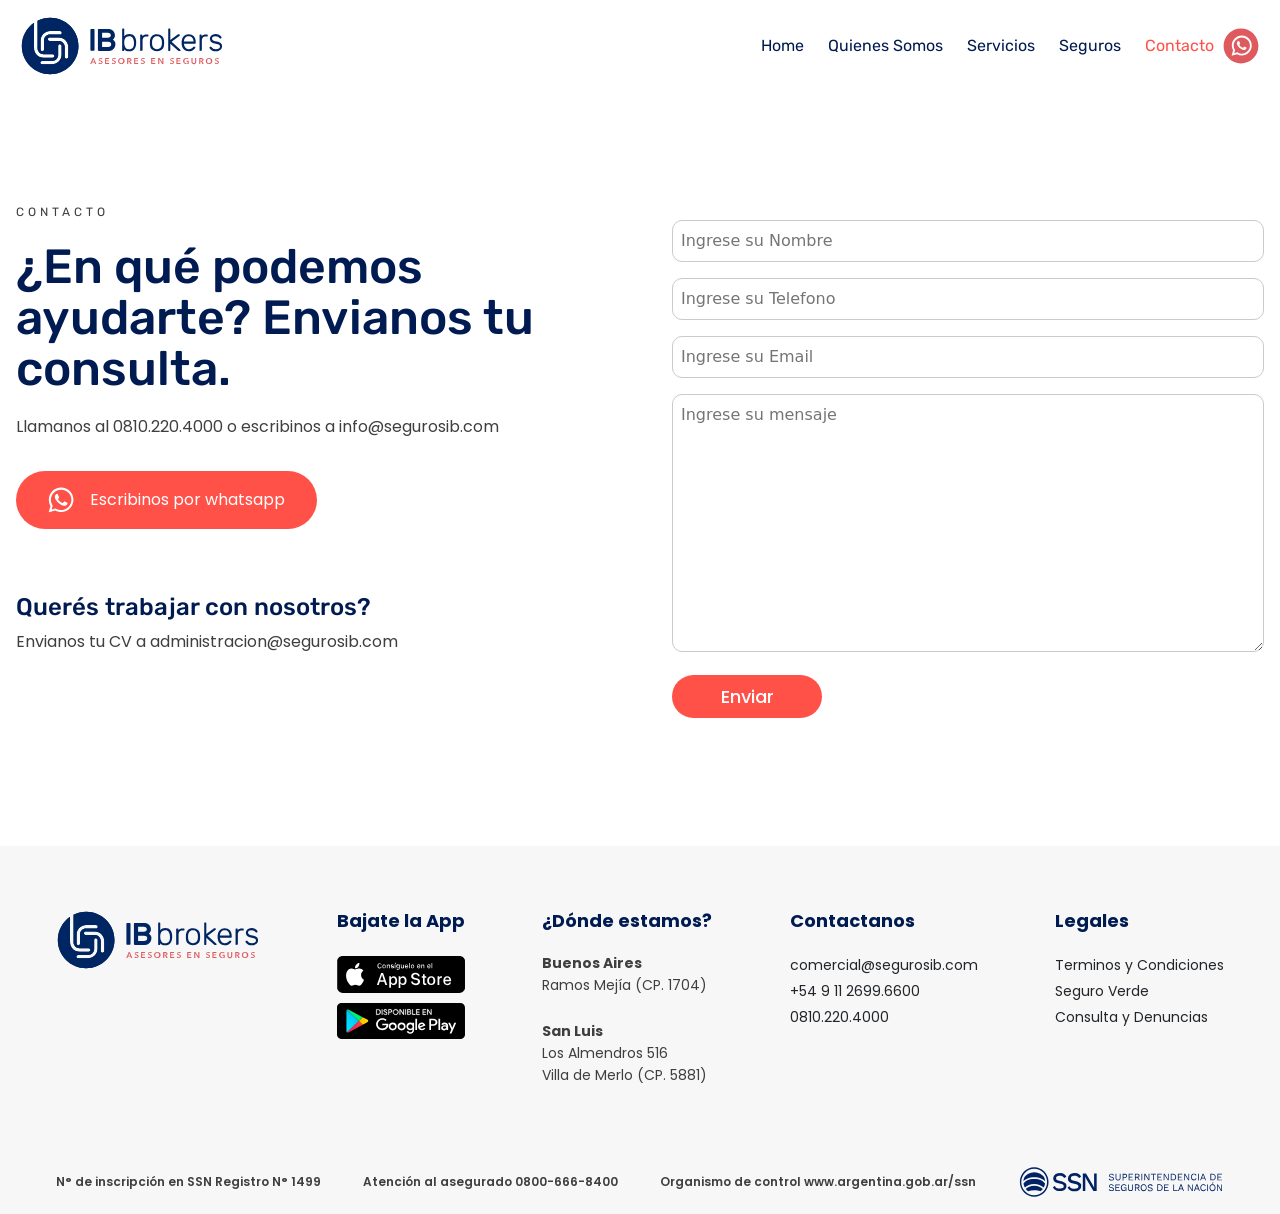
<file: pages/contacto.html>
<!DOCTYPE html>
<html lang="es">
<head>
    <meta charset="UTF-8">
    <meta name="viewport" content="width=device-width, initial-scale=1.0">
    <title>Contacto</title>
    <meta name="description" content="Llamanos o escribinos para solicitar cotización de tu seguro o dudas que necesites resolver">
    <meta name="keywords" content="seguros, cotización, emisión, Seguro de Vida, Seguro de Auto, Seguro de Moto, Seguro contra Robo, Seguro Todo Riesgo, Seguro de Hogar, Seguro de Bicicleta, Seguro de Celular, Seguro de Notebook, Seguro ART">

    <link href="https://cdn.jsdelivr.net/npm/bootstrap@5.3.2/dist/css/bootstrap.min.css" rel="stylesheet" integrity="sha384-T3c6CoIi6uLrA9TneNEoa7RxnatzjcDSCmG1MXxSR1GAsXEV/Dwwykc2MPK8M2HN" crossorigin="anonymous">

    <link rel="stylesheet" href="../css/main.css">

</head>
<body>

<header>
    <nav class="navbar navbar-expand-lg">
        <div class="container-fluid">
            <a href="../index.html"><img src="../imag/logo-ib.svg" alt="IB Brokers"></a>
          
          <button class="navbar-toggler" type="button" data-bs-toggle="collapse" data-bs-target="#navbarNav" aria-controls="navbarNav" aria-expanded="false" aria-label="Toggle navigation">
          <span class="navbar-toggler-icon"></span>
          </button>
          
          <div class="collapse navbar-collapse" id="navbarNav">
            <ul class="navbar-nav">
              <li class="nav-item">
                <a class="nav-link" aria-current="page" href="../index.html">Home</a>
              </li>
              <li class="nav-item">
                <a class="nav-link" href="./quienes-somos.html">Quienes Somos</a>
              </li>
              <li class="nav-item">
                <a class="nav-link" href="./servicios.html">Servicios</a>
              </li>
              <li class="nav-item">
                <a class="nav-link " href="./seguros.html">Seguros</a>
              </li>
              <li class="nav-item">
                <a class="nav-link active" href="./contacto.html">Contacto</a>
              </li>
            </ul>
            <a href="https://api.whatsapp.com/send?phone=5491161267006&text=%20Hola!%20Me%20gustar%C3%ADa%20cotizar%20mi%20celular" target="_blank">
                <img src="../imag/whatsapp-icon-header.svg" alt="Whatsapp">
            </a>
        </div>
      </nav>
</header>

<main>
    
    <Section class="section-1-contacto">
        <div class="div-formulario-contacto">
            <div class="formulario-contacto-title" >
                <p class="seguros__subtitle">CONTACTO</p>
                <h1>¿En qué podemos ayudarte? Envianos tu consulta.</h1>
                <p>Llamanos al 0810.220.4000 o escribinos a info@segurosib.com</p>
                <a href="https://api.whatsapp.com/send?phone=5491161267006&text=%20Hola!%20Me%20gustar%C3%ADa%20cotizar%20mi%20celular" target="_blank">
                    <button class="boton-whatsapp-contacto">
                        <img src="../imag/whatsapp-blanco.svg" alt="Icono Whatsapp">
                        <p>Escribinos por whatsapp</p>
                    </button>
                </a>
                <div>
                    <h3>Querés trabajar con nosotros?</h3>
                    <p>Envianos tu CV a administracion@segurosib.com
                    </p>
                </div>
            </div>

            <form class="form" action="archivo.php" method="get">
                <div class="form-style">
                    <input class="input-style" type="text" placeholder="Ingrese su Nombre" required id="nombre">
                </div>

                <div class="form-style">
                    <input class="input-style"type="Telefono" placeholder="Ingrese su Telefono" required id="telefono">
                </div>

                <div class="form-style">
                    <input class="input-style" type="email" placeholder="Ingrese su Email" required id="email">
                </div>
            
                <div class="form-style">
                    <textarea class="input-style" name="consulta" id="" cols="30" rows="10" placeholder="Ingrese su mensaje" required></textarea>
                </div>
                <div class="form-style">
                    <input class="bottom-form" type="submit" value="Enviar">
                </div>
            </form>      
        </div>
    </Section>

</main>

<footer>
    <div class="container-footer">
        
        <div class="Fila-1-footer">
            <div>
                <img class="logo-footer" src="../imag/logo-ib.svg" alt="Logo IB Brokers">
            </div>

            <div>
                <h4 class="title-footer">Bajate la App</h4>
                <a href="https://www.apple.com/la/app-store/" target="_blank"><img class="img-footer" src="../imag/apple.svg" alt="App Apple"></a>
                <a href="https://play.google.com/store/apps/details?id=com.google.android.googlequicksearchbox&hl=es_AR&gl=US" target="_blank"><img class="img-footer" src="../imag/googeplar.svg" alt="App Google"></a>     
            </div>

            <div>
                
                <h4 class="title-footer">¿Dónde estamos?</h4>
                <p class="text-footer"><strong>Buenos Aires</strong></p>
                <p class="text-footer">Ramos Mejía (CP. 1704)</p><br>
                
                
                <p class="text-footer"><strong>San Luis</strong></p>
                <p class="text-footer">Los Almendros 516<br>
                Villa de Merlo (CP. 5881)</p>
                
            </div>

            <div>
                <h4 class="title-footer">Contactanos</h4>
                    <ul>
                        <li class="item-fotter">comercial@segurosib.com</li>
                        <li class="item-fotter">+54 9 11 2699.6600</li>
                        <li class="item-fotter">0810.220.4000</li>
                    </ul>
            </div>

            <div>
                <h4 class="title-footer">Legales</h4>
                <ul> 
                    <li class="item-fotter"><a href="https://www.argentina.gob.ar/justicia/convosenlaweb/situaciones/porque-es-importante-leer-los-terminos-y-condiciones-de-una-pagina-en-internet-o-aplicacion#:~:text=%C2%BFQu%C3%A9%20son%20los%20t%C3%A9rminos%20y,web%20o%20de%20una%20aplicaci%C3%B3n." target="_blank">Terminos y Condiciones</a></li>
                    <li class="item-fotter"><a href="https://www.argentina.gob.ar/superintendencia-de-seguros/seguroverde" target="_blank">Seguro Verde</a></li>
                    <li class="item-fotter"><a href="https://www.argentina.gob.ar/superintendencia-de-seguros/consultas-y-denuncias" target="_blank">Consulta y Denuncias</a></li>
            </div>
            
        </div>

        <div class="Fila-2-footer">
            <div>
                <p class="text-footer-fila2">N° de inscripción en SSN Registro N° 1499</p>
            </div> 

            <div>
                <p class="text-footer-fila2">Atención al asegurado 0800-666-8400</p>
            </div>
           
            <div>
                <p class="text-footer-fila2">Organismo de control www.argentina.gob.ar/ssn</p>
            </div>
           
            <div>
                <img src="../imag/LogoSSN.svg" alt="Superintendencia de Seguros">
            </div>
        
        </div>
    
    </div>
</footer>

<script src="https://cdn.jsdelivr.net/npm/bootstrap@5.3.2/dist/js/bootstrap.bundle.min.js" integrity="sha384-C6RzsynM9kWDrMNeT87bh95OGNyZPhcTNXj1NW7RuBCsyN/o0jlpcV8Qyq46cDfL" crossorigin="anonymous"></script>

</body>
</html>
</file>
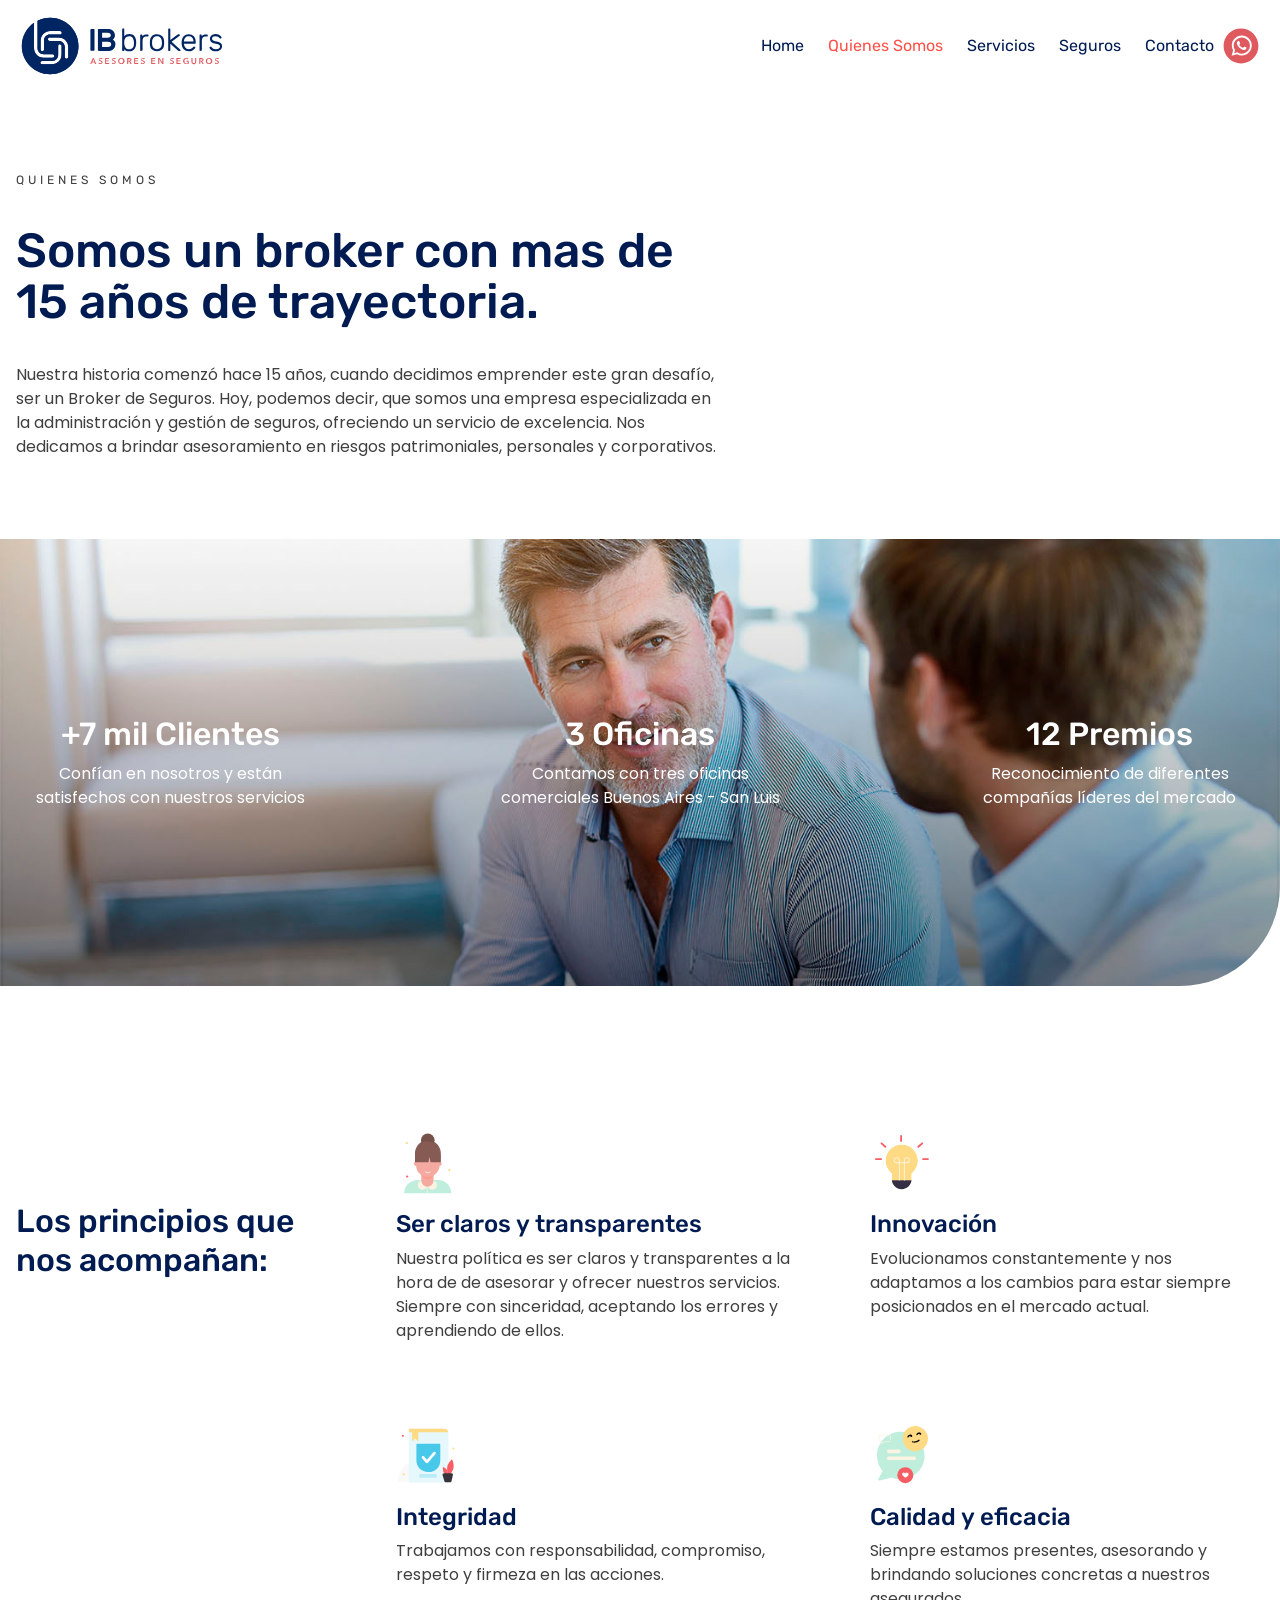
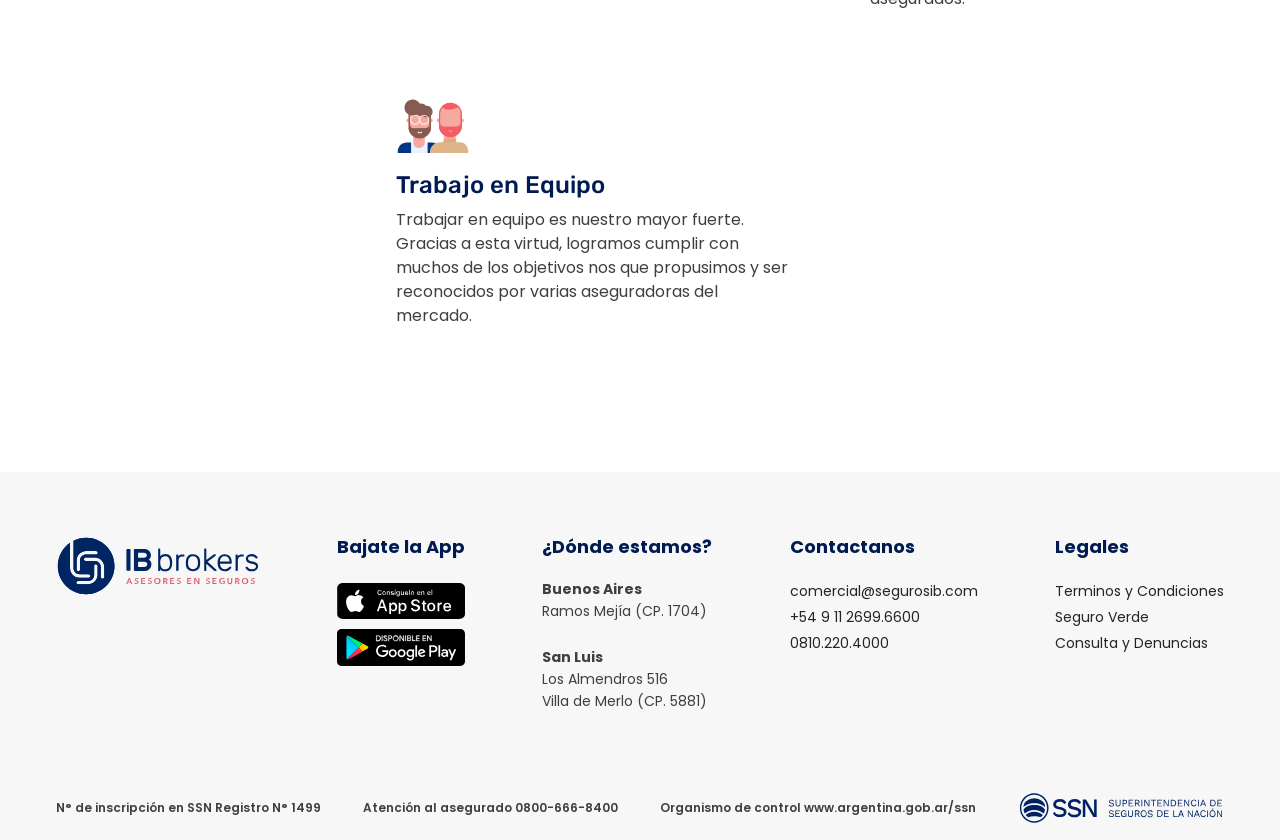
<file: pages/quienes-somos.html>
<!DOCTYPE html>
<html lang="es">
<head>
    <meta charset="UTF-8">
    <meta name="viewport" content="width=device-width, initial-scale=1.0">
    <title>Quienes Somos</title>
    <meta name="description" content="Somos una empresa especializada en la administración y gestión de seguros, ofreciendo un servicio de excelencia.">
    <meta name="keywords" content="broker, broker de seguros, seguros, Seguro de Vida, Seguro de Auto, Seguro de Moto, Seguro contra Robo, Seguro Todo Riesgo, Seguro de Hogar, Seguro de Viaje, Seguro de Bicicleta, Seguro de Celular, Seguro de Notebook">

    <link href="https://cdn.jsdelivr.net/npm/bootstrap@5.3.2/dist/css/bootstrap.min.css" rel="stylesheet" integrity="sha384-T3c6CoIi6uLrA9TneNEoa7RxnatzjcDSCmG1MXxSR1GAsXEV/Dwwykc2MPK8M2HN" crossorigin="anonymous">

    <link rel="stylesheet" href="../css/main.css">

</head>
<body>

<header>
    <nav class="navbar navbar-expand-lg">
        <div class="container-fluid">
        <a href="../index.html"><img src="../imag/logo-ib.svg" alt="IB Brokers"></a>
          
          <button class="navbar-toggler" type="button" data-bs-toggle="collapse" data-bs-target="#navbarNav" aria-controls="navbarNav" aria-expanded="false" aria-label="Toggle navigation">
          <span class="navbar-toggler-icon"></span>
          </button>
          
          <div class="collapse navbar-collapse" id="navbarNav">
            <ul class="navbar-nav">
              <li class="nav-item">
                <a class="nav-link" aria-current="page" href="../index.html">Home</a>
              </li>
              <li class="nav-item">
                <a class="nav-link active" href="./quienes-somos.html">Quienes Somos</a>
              </li>
              <li class="nav-item">
                <a class="nav-link" href="./servicios.html">Servicios</a>
              </li>
              <li class="nav-item">
                <a class="nav-link" href="./seguros.html">Seguros</a>
              </li>
              <li class="nav-item">
                <a class="nav-link" href="./contacto.html">Contacto</a>
              </li>
            </ul>
            <a href="https://api.whatsapp.com/send?phone=5491161267006&text=%20Hola!%20Me%20gustar%C3%ADa%20cotizar%20mi%20celular" target="_blank">
                <img src="../imag/whatsapp-icon-header.svg" alt="Whatsapp">
            </a>
        </div>
      </nav>
</header>



<main>
    <Section class="section-1-quienes-somos">
        <div class="div-introduccion-quienes-somos">
            <p class="seguros__subtitle">QUIENES SOMOS</p>
            <h1>Somos un broker con mas de 15 años de trayectoria.</h1>
            <p>Nuestra historia comenzó hace 15 años, cuando decidimos emprender este gran desafío, ser un Broker de Seguros.
            Hoy, podemos decir, que somos una empresa especializada en la administración y gestión de seguros, ofreciendo un servicio de excelencia. Nos dedicamos a brindar asesoramiento en riesgos patrimoniales, personales y corporativos.</p>

        </div>
    </Section>

    <section class="section-2-quienes-somos">
        <div class="div-skill-quienes-somos">
            <div class="div-skill-quienes-somos-text">
                <h3>+7 mil Clientes</h3>
                <p>Confían en nosotros y están satisfechos con nuestros servicios</p>
            </div>
            <div class="div-skill-quienes-somos-text">
                <h3>3 Oficinas</h3>
                <p>Contamos con tres oficinas comerciales Buenos Aires - San Luis</p>
            </div>
            <div class="div-skill-quienes-somos-text">
                <h3>12 Premios</h3>
                <p>Reconocimiento de diferentes compañías líderes del mercado</p>
            </div>
        </div>
    </section>

    <section class="section-3-quienes-somos">
        <div class="div-title-features-quienes-somos">
            <h2>Los principios que nos acompañan:</h2>
        </div>
        <div class="div-features-quienes-somos">
            <div class="animate-feature">
                <img src="../imag/Ser-claros-transparentes.svg" alt="">
                <h3>Ser claros y transparentes</h3>
                <p>Nuestra política es ser claros y transparentes a la hora de de asesorar y ofrecer nuestros servicios. Siempre con sinceridad, aceptando los errores y aprendiendo de ellos.</p>
            </div>

            <div class="animate-feature">
                <img src="../imag/innovacion.svg" alt="">
                <h3>Innovación</h3>
                <p>Evolucionamos constantemente y nos adaptamos a los cambios para estar siempre posicionados en el mercado actual.</p>
            </div>

            <div class="animate-feature">
                <img src="../imag/Integridad.svg" alt="">
                <h3>Integridad</h3>
                <p>Trabajamos con responsabilidad, compromiso, respeto y firmeza en las acciones.</p>
            </div>

            <div class="animate-feature">
                <img src="../imag/Chat-Asesoramiento.svg" alt="">
                <h3>Calidad y eficacia</h3>
                <p>Siempre estamos presentes, asesorando y brindando soluciones concretas a nuestros asegurados.</p>
            </div>

            <div class="animate-feature">
                <img src="../imag/Equipodetrabajo.svg" alt="">
                <h3>Trabajo en Equipo</h3>
                <p>Trabajar en equipo es nuestro mayor fuerte. Gracias a esta virtud, logramos cumplir con muchos de los objetivos nos que propusimos y ser reconocidos por varias aseguradoras del mercado.</p>
            </div>

        </div>

    </section>
    
</main>


<footer>
    <div class="container-footer">
        
        <div class="Fila-1-footer">
            <div>
                <img class="logo-footer" src="../imag/logo-ib.svg" alt="Logo IB Brokers">
            </div>

            <div>
                <h4 class="title-footer">Bajate la App</h4>
                <a href="https://www.apple.com/la/app-store/" target="_blank"><img class="img-footer" src="../imag/apple.svg" alt="App Apple"></a>
                <a href="https://play.google.com/store/apps/details?id=com.google.android.googlequicksearchbox&hl=es_AR&gl=US" target="_blank"><img class="img-footer" src="../imag/googeplar.svg" alt="App Google"></a>     
            </div>

            <div>
                
                <h4 class="title-footer">¿Dónde estamos?</h4>
                <p class="text-footer"><strong>Buenos Aires</strong></p>
                <p class="text-footer">Ramos Mejía (CP. 1704)</p><br>
                
                
                <p class="text-footer"><strong>San Luis</strong></p>
                <p class="text-footer">Los Almendros 516<br>
                Villa de Merlo (CP. 5881)</p>
                
            </div>

            <div>
                <h4 class="title-footer">Contactanos</h4>
                    <ul>
                        <li class="item-fotter">comercial@segurosib.com</li>
                        <li class="item-fotter">+54 9 11 2699.6600</li>
                        <li class="item-fotter">0810.220.4000</li>
                    </ul>
            </div>

            <div>
                <h4 class="title-footer">Legales</h4>
                <ul> 
                    <li class="item-fotter"><a href="https://www.argentina.gob.ar/justicia/convosenlaweb/situaciones/porque-es-importante-leer-los-terminos-y-condiciones-de-una-pagina-en-internet-o-aplicacion#:~:text=%C2%BFQu%C3%A9%20son%20los%20t%C3%A9rminos%20y,web%20o%20de%20una%20aplicaci%C3%B3n." target="_blank">Terminos y Condiciones</a></li>
                    <li class="item-fotter"><a href="https://www.argentina.gob.ar/superintendencia-de-seguros/seguroverde" target="_blank">Seguro Verde</a></li>
                    <li class="item-fotter"><a href="https://www.argentina.gob.ar/superintendencia-de-seguros/consultas-y-denuncias" target="_blank">Consulta y Denuncias</a></li>
            </div>
            
        </div>

        <div class="Fila-2-footer">
            <div>
                <p class="text-footer-fila2">N° de inscripción en SSN Registro N° 1499</p>
            </div> 

            <div>
                <p class="text-footer-fila2">Atención al asegurado 0800-666-8400</p>
            </div>
           
            <div>
                <p class="text-footer-fila2">Organismo de control www.argentina.gob.ar/ssn</p>
            </div>
           
            <div>
                <img src="../imag/LogoSSN.svg" alt="Superintendencia de Seguros">
            </div>
        
        </div>
    
    </div>
</footer>

<script src="https://cdn.jsdelivr.net/npm/bootstrap@5.3.2/dist/js/bootstrap.bundle.min.js" integrity="sha384-C6RzsynM9kWDrMNeT87bh95OGNyZPhcTNXj1NW7RuBCsyN/o0jlpcV8Qyq46cDfL" crossorigin="anonymous"></script>

</body>
</html>
</file>
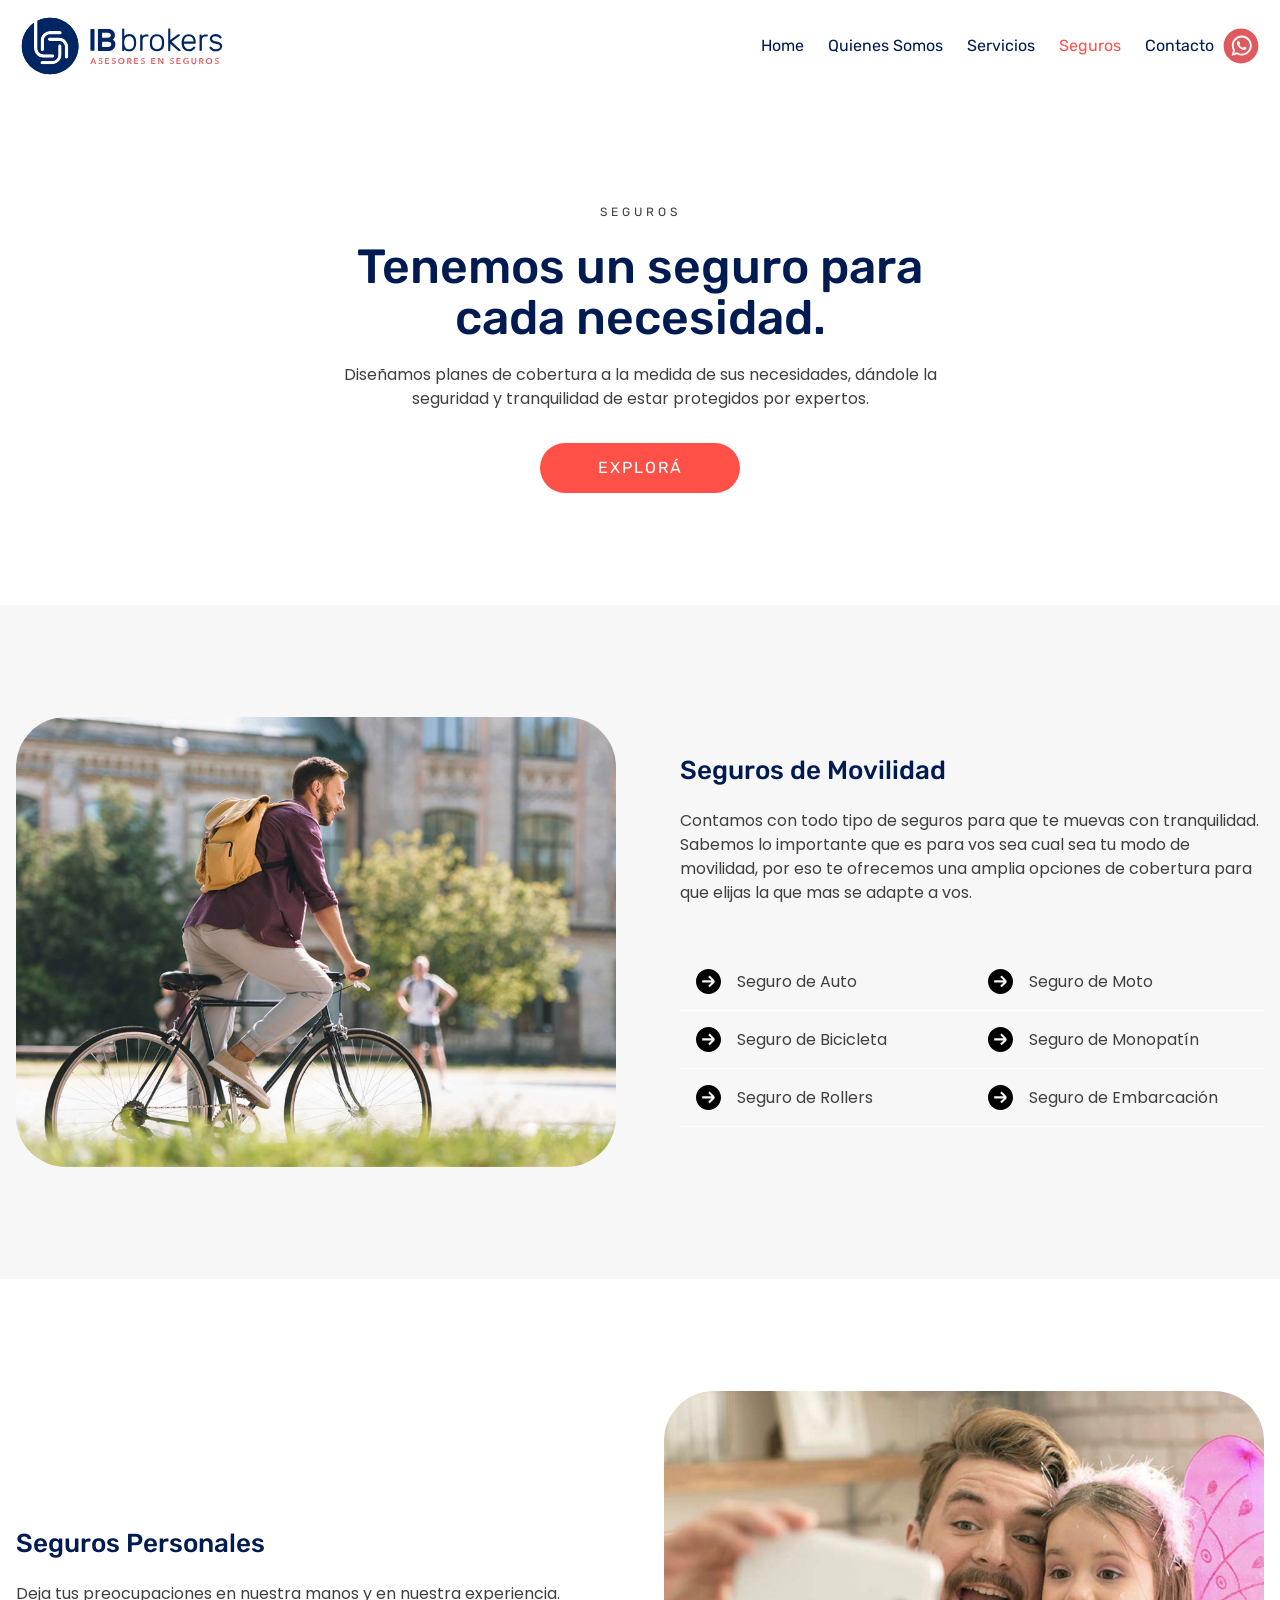
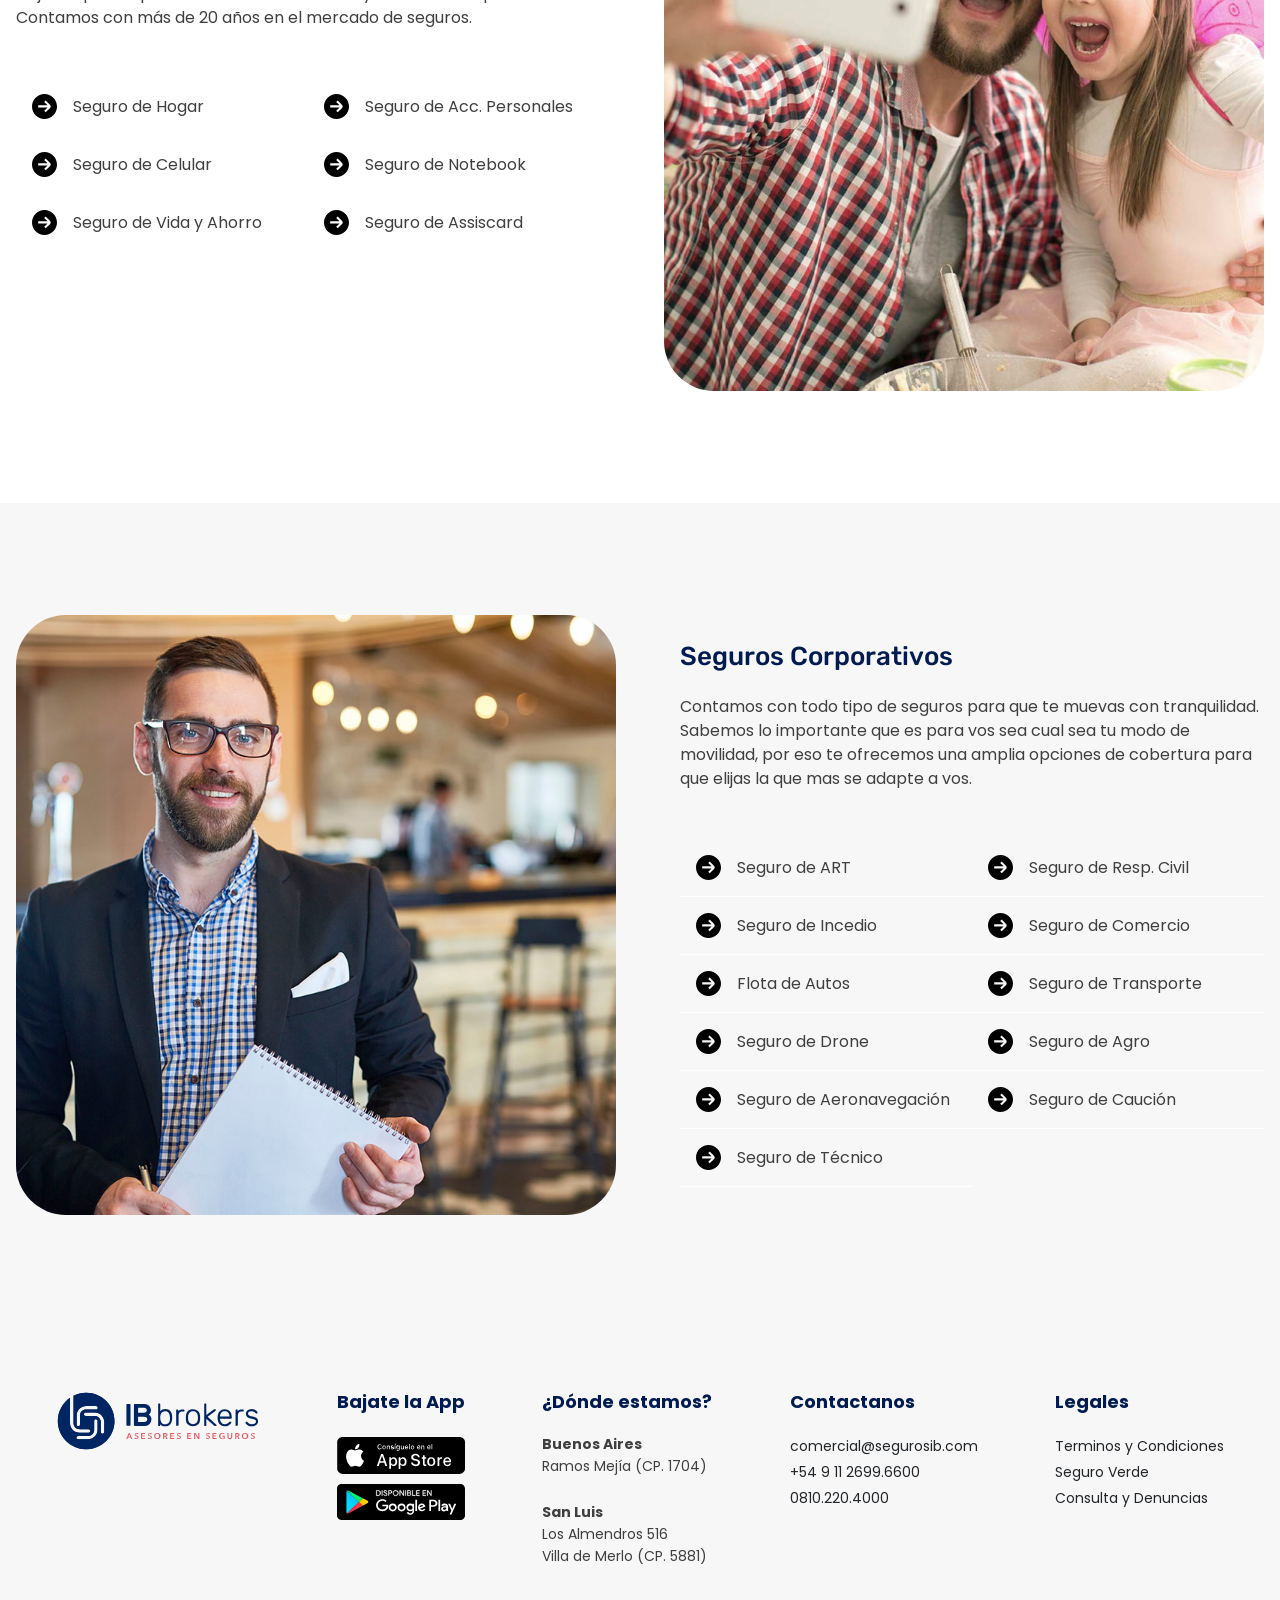
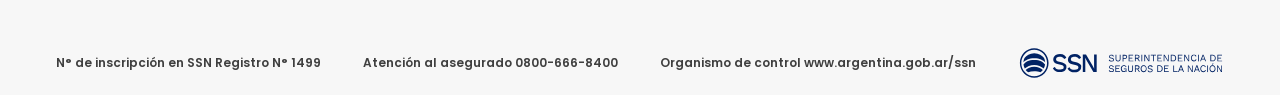
<file: pages/seguros.html>
<!DOCTYPE html>
<html lang="es">
<head>
    <meta charset="UTF-8">
    <meta name="viewport" content="width=device-width, initial-scale=1.0">
    <title>Seguros</title>
    <meta name="description" content="Tenemos un seguro para cada necesidad. Cotizá tu seguro simple, rápido y sin vueltas">
    <meta name="keywords" content="Seguro de Vida, Seguro de Auto, Seguro de Moto, Seguro contra Robo, Seguro Todo Riesgo, Seguro de Hogar, Seguro de Viaje, Seguro de Bicicleta, Seguro de Celular, Seguro de Notebook, Seguro ART, seguros corporativos">

    <link href="https://cdn.jsdelivr.net/npm/bootstrap@5.3.2/dist/css/bootstrap.min.css" rel="stylesheet" integrity="sha384-T3c6CoIi6uLrA9TneNEoa7RxnatzjcDSCmG1MXxSR1GAsXEV/Dwwykc2MPK8M2HN" crossorigin="anonymous">

    <link rel="stylesheet" href="../css/main.css">

</head>
<body>

<header>
    <nav class="navbar navbar-expand-lg">
        <div class="container-fluid">
            <a href="../index.html"><img src="../imag/logo-ib.svg" alt="IB Brokers"></a>
          
          <button class="navbar-toggler" type="button" data-bs-toggle="collapse" data-bs-target="#navbarNav" aria-controls="navbarNav" aria-expanded="false" aria-label="Toggle navigation">
          <span class="navbar-toggler-icon"></span>
          </button>
          
          <div class="collapse navbar-collapse" id="navbarNav">
            <ul class="navbar-nav">
              <li class="nav-item">
                <a class="nav-link" aria-current="page" href="../index.html">Home</a>
              </li>
              <li class="nav-item">
                <a class="nav-link" href="./quienes-somos.html">Quienes Somos</a>
              </li>
              <li class="nav-item">
                <a class="nav-link" href="./servicios.html">Servicios</a>
              </li>
              <li class="nav-item">
                <a class="nav-link active" href="./seguros.html">Seguros</a>
              </li>
              <li class="nav-item">
                <a class="nav-link" href="./contacto.html">Contacto</a>
              </li>
            </ul>
            <a href="https://api.whatsapp.com/send?phone=5491161267006&text=%20Hola!%20Me%20gustar%C3%ADa%20cotizar%20mi%20celular" target="_blank">
                <img src="../imag/whatsapp-icon-header.svg" alt="Whatsapp">
            </a>
        </div>
      </nav>

</header>

<main>

    <Section class="section-1-seguros">

        <div class="div-introduccion-seguros">
            <p class="seguros__subtitle">SEGUROS</p>
            <h1>Tenemos un seguro para cada necesidad.</h1>
            <p>Diseñamos planes de cobertura a la medida de sus necesidades, dándole la seguridad y tranquilidad de estar protegidos por expertos.</p>
            <a href="#id-seguros">EXPLORÁ</a>

        </div>
    </Section>

    <section class="section-2-seguros" id="id-seguros">
        <div class="seguro-movilidad">
            <img class="imag-setion-2-seguros" src="../imag/Movilidad.jpg" alt="Imagen Seguro de Movilidad">
            
            <div class="info-seguro-movilidad">
                <h2>Seguros de Movilidad</h2>
                <p>Contamos con todo tipo de seguros para que te muevas con tranquilidad. Sabemos lo importante que es para vos sea cual sea tu modo de movilidad, por eso te ofrecemos una amplia opciones de cobertura para que elijas la que mas se adapte a vos. 
                </p>
                    <div class="list-seguro-movilidad">
                        <div class="item-seguro-movilidad">
                            <img src="../imag/flecha-circulo-derecha.svg" alt="Icono Flecha">
                            <p>Seguro de Auto</p>
                        </div>
                        <div class="item-seguro-movilidad">
                            <img src="../imag/flecha-circulo-derecha.svg" alt="Icono Flecha">
                            <p>Seguro de Moto</p>
                        </div>
                        <div class="item-seguro-movilidad">
                            <img src="../imag/flecha-circulo-derecha.svg" alt="Icono Flecha">
                            <p>Seguro de Bicicleta</p>   
                        </div>
                        <div class="item-seguro-movilidad">
                            <img src="../imag/flecha-circulo-derecha.svg" alt="Icono Flecha">
                            <p>Seguro de Monopatín</p>   
                        </div>
                        <div class="item-seguro-movilidad">
                            <img src="../imag/flecha-circulo-derecha.svg" alt="Icono Flecha">
                            <p>Seguro de Rollers</p>   
                        </div>
                        <div class="item-seguro-movilidad">
                            <img src="../imag/flecha-circulo-derecha.svg" alt="Icono Flecha">
                            <p>Seguro de Embarcación</p>   
                        </div>
                        
                    </div>
            </div>
        </div>
    </section>

    <section class="section-3-personales">
        <div class="seguro-personales">

            <div class="info-seguro-personales">
                <h2>Seguros Personales</h2>
                <p>Deja tus preocupaciones en nuestra manos y en nuestra experiencia. Contamos con más de 20 años en el mercado de seguros.
                </p>
                    <div class="list-seguro-personales">
                        <div class="item-seguro-personales">
                            <img src="../imag/flecha-circulo-derecha.svg" alt="Icono Flecha">
                            <p>Seguro de Hogar</p>
                        </div>
                        <div class="item-seguro-personales">
                            <img src="../imag/flecha-circulo-derecha.svg" alt="Icono Flecha">
                            <p>Seguro de Acc. Personales</p>
                        </div>
                        <div class="item-seguro-personales">
                            <img src="../imag/flecha-circulo-derecha.svg" alt="Icono Flecha">
                            <p>Seguro de Celular</p>   
                        </div>
                        <div class="item-seguro-personales">
                            <img src="../imag/flecha-circulo-derecha.svg" alt="Icono Flecha">
                            <p>Seguro de Notebook</p>   
                        </div>
                        <div class="item-seguro-personales">
                            <img src="../imag/flecha-circulo-derecha.svg" alt="Icono Flecha">
                            <p>Seguro de Vida y Ahorro</p>   
                        </div>
                        <div class="item-seguro-personales">
                            <img src="../imag/flecha-circulo-derecha.svg" alt="Icono Flecha">
                            <p>Seguro de Assiscard</p>   
                        </div>
                        
                    </div>
            </div>
            <img class="imag-setion-2-seguros" src="../imag/imag-seguros-personales (1).jpg" alt="Imagen Seguros Personales">
        </div>
    </section>

    <section class="section-4-seguros">
        <div class="seguro-corporativos">
            <img class="imag-setion-2-seguros" src="../imag/imag-corporativo.jpg" alt="Imagen Seguros Corporativos">
            
            <div class="info-seguro-corporativos">
                <h2>Seguros Corporativos</h2>
                <p>Contamos con todo tipo de seguros para que te muevas con tranquilidad. Sabemos lo importante que es para vos sea cual sea tu modo de movilidad, por eso te ofrecemos una amplia opciones de cobertura para que elijas la que mas se adapte a vos. 
                </p>
                    <div class="list-seguro-corporativos">
                        <div class="item-seguro-corporativos">
                            <img src="../imag/flecha-circulo-derecha.svg" alt="Icono Flecha">
                            <p>Seguro de ART</p>
                        </div>
                        <div class="item-seguro-corporativos">
                            <img src="../imag/flecha-circulo-derecha.svg" alt="Icono Flecha">
                            <p>Seguro de Resp. Civil</p>
                        </div>
                        <div class="item-seguro-corporativos">
                            <img src="../imag/flecha-circulo-derecha.svg" alt="Icono Flecha">
                            <p>Seguro de Incedio</p>   
                        </div>
                        <div class="item-seguro-corporativos">
                            <img src="../imag/flecha-circulo-derecha.svg" alt="Icono Flecha">
                            <p>Seguro de Comercio</p>   
                        </div>
                        <div class="item-seguro-corporativos">
                            <img src="../imag/flecha-circulo-derecha.svg" alt="Icono Flecha">
                            <p>Flota de Autos</p>   
                        </div>
                        <div class="item-seguro-corporativos">
                            <img src="../imag/flecha-circulo-derecha.svg" alt="Icono Flecha">
                            <p>Seguro de Transporte</p>   
                        </div>
                        <div class="item-seguro-corporativos">
                            <img src="../imag/flecha-circulo-derecha.svg" alt="Icono Flecha">
                            <p>Seguro de Drone</p>   
                        </div>
                        <div class="item-seguro-corporativos">
                            <img src="../imag/flecha-circulo-derecha.svg" alt="Icono Flecha">
                            <p>Seguro de Agro</p>   
                        </div>
                        <div class="item-seguro-corporativos">
                            <img src="../imag/flecha-circulo-derecha.svg" alt="Icono Flecha">
                            <p>Seguro de Aeronavegación</p>   
                        </div>
                        <div class="item-seguro-corporativos">
                            <img src="../imag/flecha-circulo-derecha.svg" alt="Icono Flecha">
                            <p>Seguro de Caución</p>   
                        </div>
                        <div class="item-seguro-corporativos">
                            <img src="../imag/flecha-circulo-derecha.svg" alt="Icono Flecha">
                            <p>Seguro de Técnico</p>   
                        </div>
                        
                    </div>
            </div>
        </div>
    </section>
    
</main>

<footer>
    <div class="container-footer">
        
        <div class="Fila-1-footer">
            <div>
                <img class="logo-footer" src="../imag/logo-ib.svg" alt="Logo IB Brokers">
            </div>

            <div>
                <h4 class="title-footer">Bajate la App</h4>
                <a href="https://www.apple.com/la/app-store/" target="_blank"><img class="img-footer" src="../imag/apple.svg" alt="App Apple"></a>
                <a href="https://play.google.com/store/apps/details?id=com.google.android.googlequicksearchbox&hl=es_AR&gl=US" target="_blank"><img class="img-footer" src="../imag/googeplar.svg" alt="App Google"></a>     
            </div>

            <div>
                
                <h4 class="title-footer">¿Dónde estamos?</h4>
                <p class="text-footer"><strong>Buenos Aires</strong></p>
                <p class="text-footer">Ramos Mejía (CP. 1704)</p><br>
                
                
                <p class="text-footer"><strong>San Luis</strong></p>
                <p class="text-footer">Los Almendros 516<br>
                Villa de Merlo (CP. 5881)</p>
                
            </div>

            <div>
                <h4 class="title-footer">Contactanos</h4>
                    <ul>
                        <li class="item-fotter">comercial@segurosib.com</li>
                        <li class="item-fotter">+54 9 11 2699.6600</li>
                        <li class="item-fotter">0810.220.4000</li>
                    </ul>
            </div>

            <div>
                <h4 class="title-footer">Legales</h4>
                <ul> 
                    <li class="item-fotter"><a href="https://www.argentina.gob.ar/justicia/convosenlaweb/situaciones/porque-es-importante-leer-los-terminos-y-condiciones-de-una-pagina-en-internet-o-aplicacion#:~:text=%C2%BFQu%C3%A9%20son%20los%20t%C3%A9rminos%20y,web%20o%20de%20una%20aplicaci%C3%B3n." target="_blank">Terminos y Condiciones</a></li>
                    <li class="item-fotter"><a href="https://www.argentina.gob.ar/superintendencia-de-seguros/seguroverde" target="_blank">Seguro Verde</a></li>
                    <li class="item-fotter"><a href="https://www.argentina.gob.ar/superintendencia-de-seguros/consultas-y-denuncias" target="_blank">Consulta y Denuncias</a></li>
            </div>
            
        </div>

        <div class="Fila-2-footer">
            <div>
                <p class="text-footer-fila2">N° de inscripción en SSN Registro N° 1499</p>
            </div> 

            <div>
                <p class="text-footer-fila2">Atención al asegurado 0800-666-8400</p>
            </div>
           
            <div>
                <p class="text-footer-fila2">Organismo de control www.argentina.gob.ar/ssn</p>
            </div>
           
            <div>
                <img src="../imag/LogoSSN.svg" alt="Superintendencia de Seguros">
            </div>
        
        </div>
    
    </div>
</footer>

<script src="https://cdn.jsdelivr.net/npm/bootstrap@5.3.2/dist/js/bootstrap.bundle.min.js" integrity="sha384-C6RzsynM9kWDrMNeT87bh95OGNyZPhcTNXj1NW7RuBCsyN/o0jlpcV8Qyq46cDfL" crossorigin="anonymous"></script>

</body>
</html>
</file>
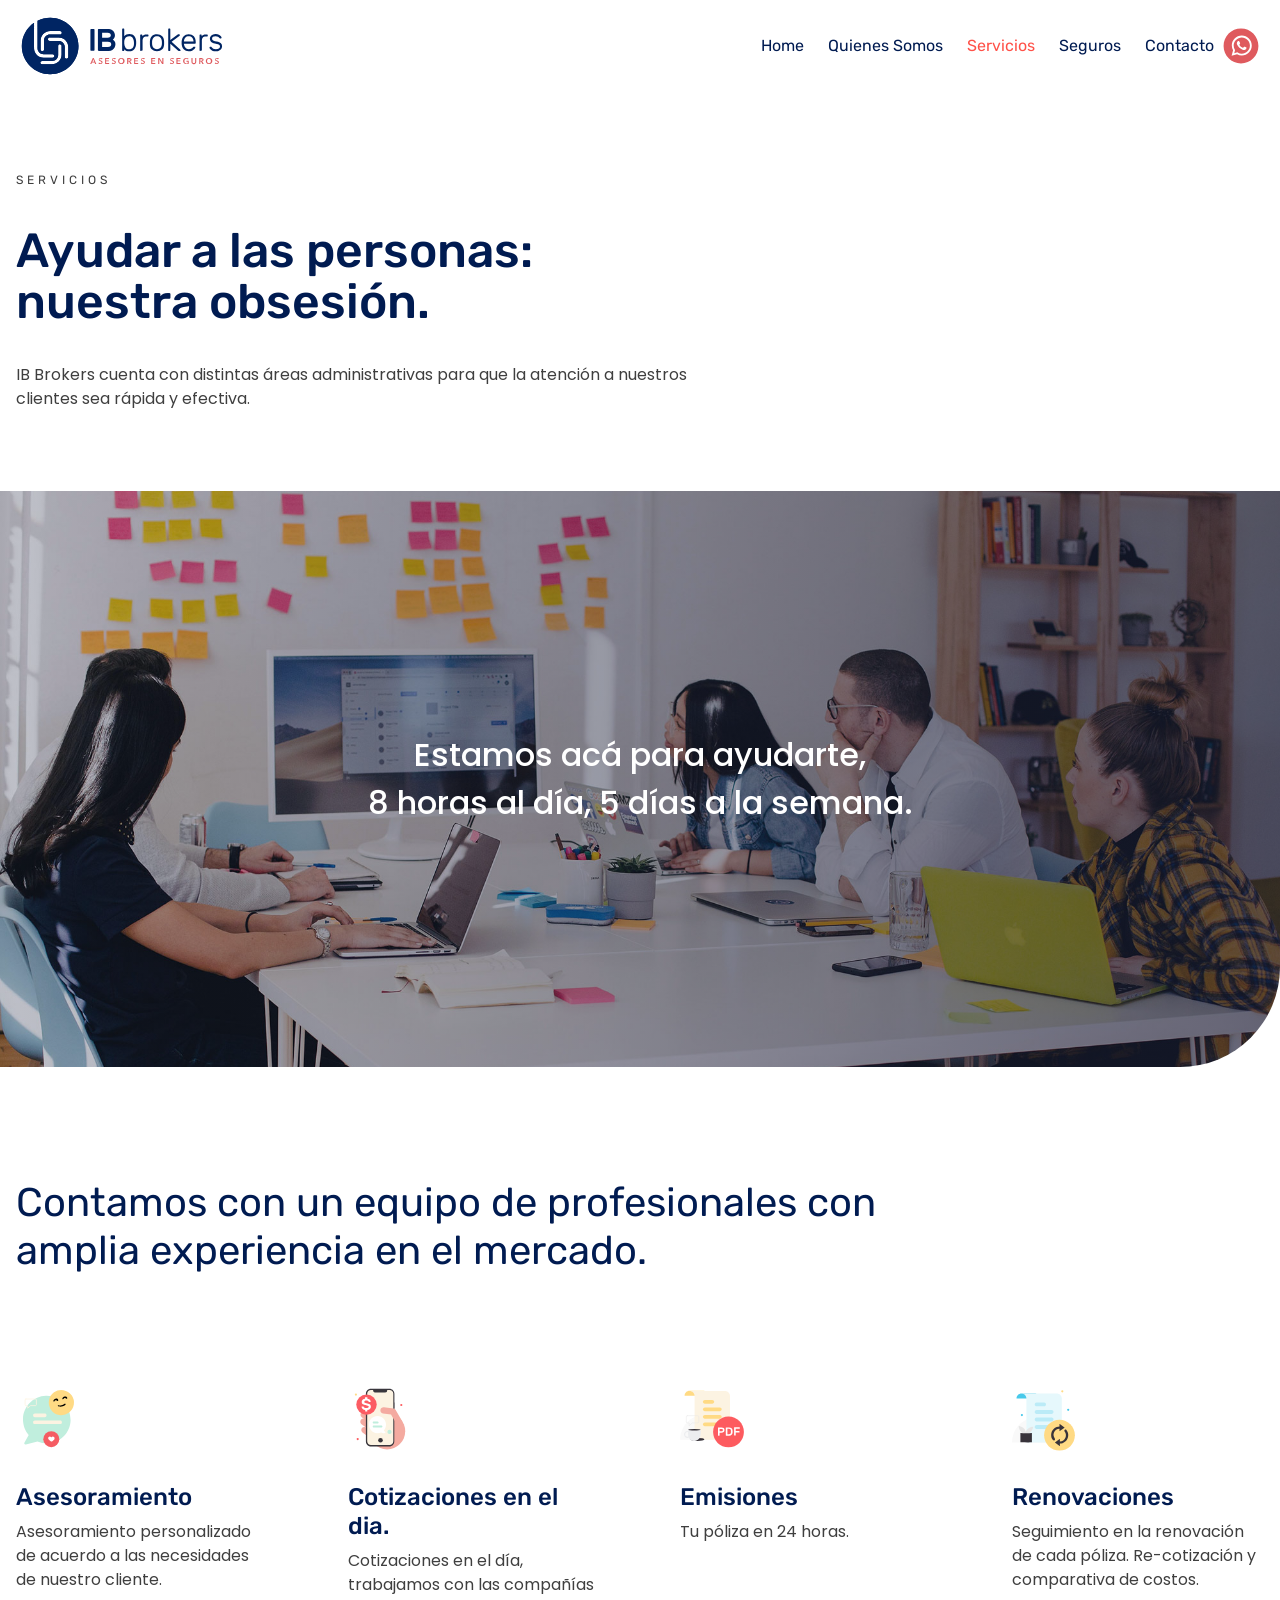
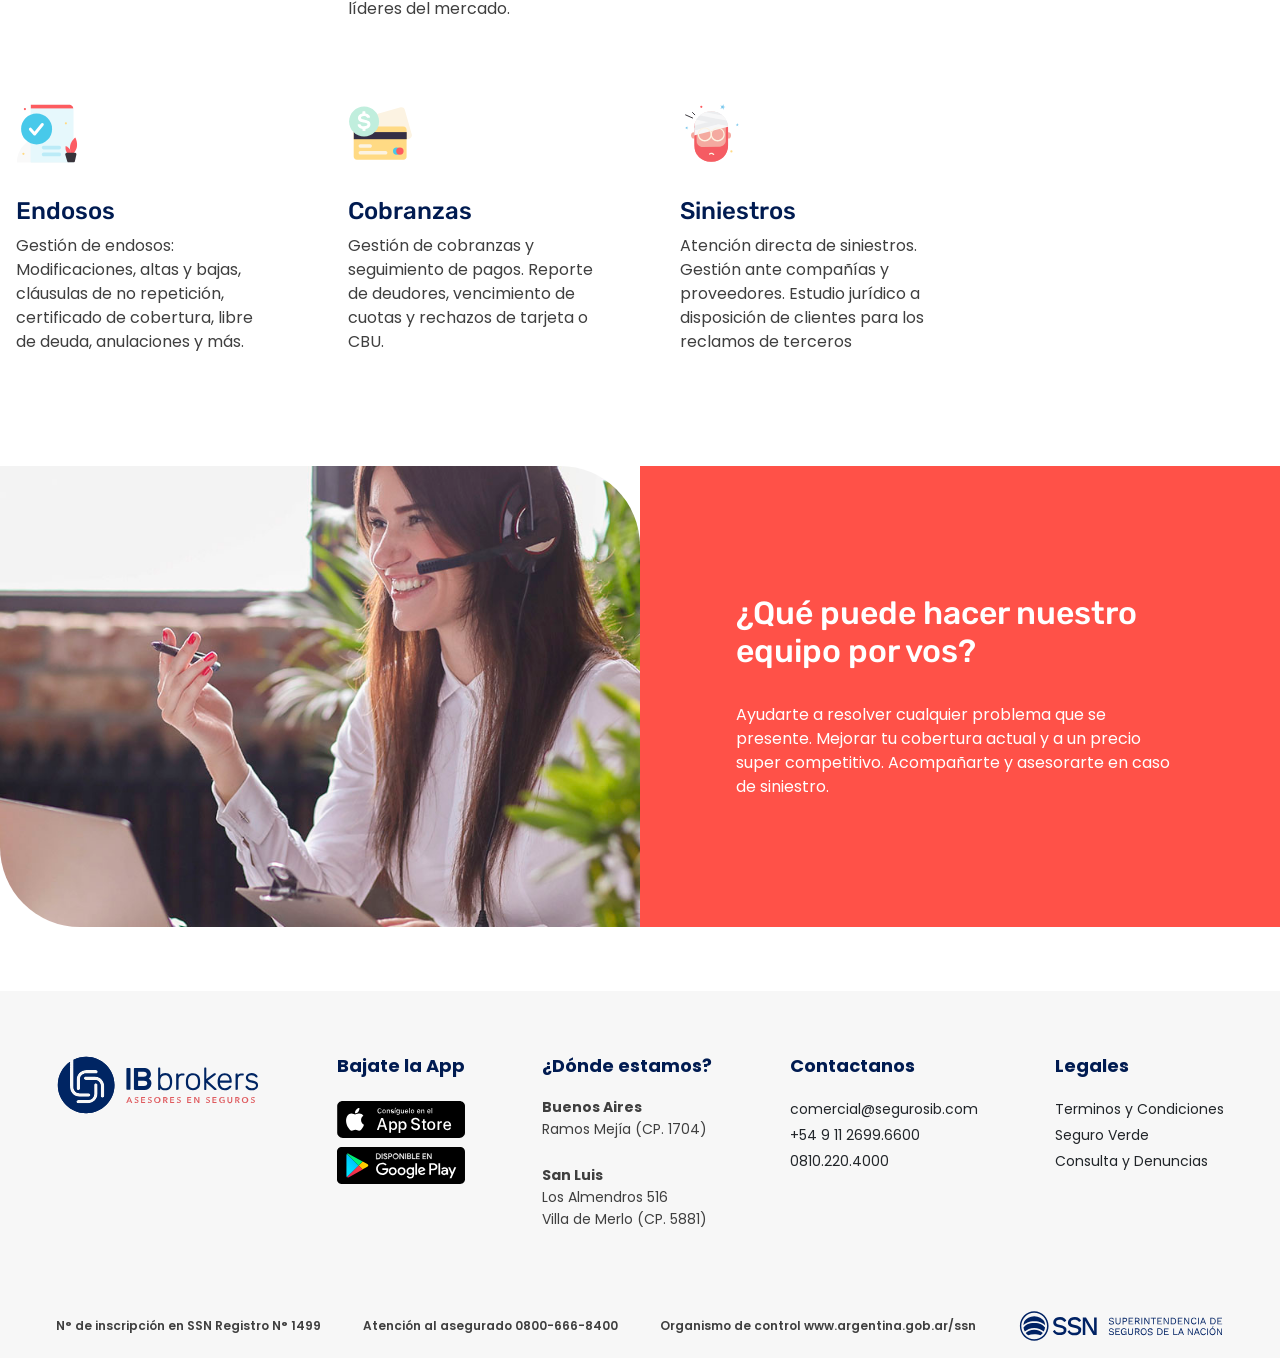
<file: pages/servicios.html>
<!DOCTYPE html>
<html lang="es">
<head>
    <meta charset="UTF-8">
    <meta name="viewport" content="width=device-width, initial-scale=1.0">
    <title>Servicios</title>
    <meta name="description" content="IB Brokers cuenta con distintas áreas administrativas para que la atención a nuestros clientes sea rápida y efectiva.">
    <meta name="keywords" content="Cotización de seguros, Emision de Pólizas, siniestros, Gestión de Cobranzas, emisión de certificados">

    <link href="https://cdn.jsdelivr.net/npm/bootstrap@5.3.2/dist/css/bootstrap.min.css" rel="stylesheet" integrity="sha384-T3c6CoIi6uLrA9TneNEoa7RxnatzjcDSCmG1MXxSR1GAsXEV/Dwwykc2MPK8M2HN" crossorigin="anonymous">

    <link rel="stylesheet" href="../css/main.css">

</head>
<body>

<header>
    <nav class="navbar navbar-expand-lg">
        <div class="container-fluid">
            <a href="../index.html"><img src="../imag/logo-ib.svg" alt="IB Brokers"></a>
          
          <button class="navbar-toggler" type="button" data-bs-toggle="collapse" data-bs-target="#navbarNav" aria-controls="navbarNav" aria-expanded="false" aria-label="Toggle navigation">
          <span class="navbar-toggler-icon"></span>
          </button>
          
          <div class="collapse navbar-collapse" id="navbarNav">
            <ul class="navbar-nav">
              <li class="nav-item">
                <a class="nav-link" aria-current="page" href="../index.html">Home</a>
              </li>
              <li class="nav-item">
                <a class="nav-link" href="./quienes-somos.html">Quienes Somos</a>
              </li>
              <li class="nav-item">
                <a class="nav-link active" href="./servicios.html">Servicios</a>
              </li>
              <li class="nav-item">
                <a class="nav-link" href="./seguros.html">Seguros</a>
              </li>
              <li class="nav-item">
                <a class="nav-link" href="./contacto.html">Contacto</a>
              </li>
            </ul>
            <a href="https://api.whatsapp.com/send?phone=5491161267006&text=%20Hola!%20Me%20gustar%C3%ADa%20cotizar%20mi%20celular" target="_blank">
                <img src="../imag/whatsapp-icon-header.svg" alt="Whatsapp">
            </a>
        </div>
      </nav>
</header>



<main>
    <Section class="section-1-servicios">
        <div class="div-introduccion-servicios">
            <p class="seguros__subtitle">SERVICIOS</p>
            <h1>Ayudar a las personas: nuestra obsesión.</h1>
            <p>IB Brokers cuenta con distintas áreas administrativas para que la atención a nuestros clientes sea rápida y efectiva.</p>

        </div>
    </Section>

    <section class="section-2-servicios">
        <div class="div-text-servicios">
            <p>Estamos acá para ayudarte,<br> 8 horas al día, 5 días a la semana.</p>
        </div>
    </section>

    <section class="section-3-servicios">
        <div class="div-title-features-servicios">
            <h2>Contamos con un equipo de profesionales con amplia experiencia en el mercado.</h2>
        </div>
        <div class="div-features-servicios">
            <div class="animate-feature">
                <img src="../imag/Chat-Asesoramiento.svg" alt="Asesoramiento">
                <h3>Asesoramiento</h3>
                <p>Asesoramiento personalizado de acuerdo a las necesidades de nuestro cliente.</p>
            </div>

            <div class="animate-feature">
                <img src="../imag/Chat-Asesoramiento-online.svg" alt="Asesoramiento Online">
                <h3>Cotizaciones en el dia.</h3>
                <p>Cotizaciones en el día, trabajamos con las compañías líderes del mercado.</p>
            </div>

            <div class="animate-feature">
                <img src="../imag/Emisiones-01.svg" alt="Emisiones">
                <h3>Emisiones</h3>
                <p>Tu póliza en 24 horas.</p>
            </div>

            <div class="animate-feature">
                <img src="../imag/Renovaciones-IB.svg" alt="Renovaciones">
                <h3>Renovaciones</h3>
                <p>Seguimiento en la renovación de cada póliza. Re-cotización y comparativa de costos.</p>
            </div>

            <div class="animate-feature">
                <img src="../imag/Endosos-01.svg" alt="Endosos">
                <h3>Endosos</h3>
                <p>Gestión de endosos: Modificaciones, altas y bajas, cláusulas de no repetición, certificado de cobertura, libre de deuda, anulaciones y más.</p>
            </div>

            <div class="animate-feature">
                <img src="../imag/Cobranza-Rechazos-2.svg" alt="Rechazos">
                <h3>Cobranzas</h3>
                <p>Gestión de cobranzas y seguimiento de pagos. Reporte de deudores, vencimiento de cuotas y rechazos de tarjeta o CBU.</p>
            </div>

            <div class="animate-feature">
                <img src="../imag/Siniestro-IB-Brokers.svg" alt="Siniestros">
                <h3>Siniestros</h3>
                <p>Atención directa de siniestros. Gestión ante compañías y proveedores. Estudio jurídico a disposición de clientes para los reclamos de terceros</p>
            </div>
        </div>
    </section>

    <section class="section-4-servicios">
        <div class="div-section-4-a"></div>
        <div class="div-section-4-b">
            <h3>¿Qué puede hacer nuestro equipo por vos?</h3>
            <p>Ayudarte a resolver cualquier problema que se presente.
            Mejorar tu cobertura actual y a un precio super competitivo.
            Acompañarte y asesorarte en caso de siniestro.</p>
        </div>

    </section>
    
</main>


<footer>
    <div class="container-footer">
        
        <div class="Fila-1-footer">
            <div>
                <img class="logo-footer" src="../imag/logo-ib.svg" alt="Logo IB Brokers">
            </div>

            <div>
                <h4 class="title-footer">Bajate la App</h4>
                <a href="https://www.apple.com/la/app-store/" target="_blank"><img class="img-footer" src="../imag/apple.svg" alt="App Apple"></a>
                <a href="https://play.google.com/store/apps/details?id=com.google.android.googlequicksearchbox&hl=es_AR&gl=US" target="_blank"><img class="img-footer" src="../imag/googeplar.svg" alt="App Google"></a>     
            </div>

            <div>
                
                <h4 class="title-footer">¿Dónde estamos?</h4>
                <p class="text-footer"><strong>Buenos Aires</strong></p>
                <p class="text-footer">Ramos Mejía (CP. 1704)</p><br>
                
                
                <p class="text-footer"><strong>San Luis</strong></p>
                <p class="text-footer">Los Almendros 516<br>
                Villa de Merlo (CP. 5881)</p>
                
            </div>

            <div>
                <h4 class="title-footer">Contactanos</h4>
                    <ul>
                        <li class="item-fotter">comercial@segurosib.com</li>
                        <li class="item-fotter">+54 9 11 2699.6600</li>
                        <li class="item-fotter">0810.220.4000</li>
                    </ul>
            </div>

            <div>
                <h4 class="title-footer">Legales</h4>
                <ul> 
                    <li class="item-fotter"><a href="https://www.argentina.gob.ar/justicia/convosenlaweb/situaciones/porque-es-importante-leer-los-terminos-y-condiciones-de-una-pagina-en-internet-o-aplicacion#:~:text=%C2%BFQu%C3%A9%20son%20los%20t%C3%A9rminos%20y,web%20o%20de%20una%20aplicaci%C3%B3n." target="_blank">Terminos y Condiciones</a></li>
                    <li class="item-fotter"><a href="https://www.argentina.gob.ar/superintendencia-de-seguros/seguroverde" target="_blank">Seguro Verde</a></li>
                    <li class="item-fotter"><a href="https://www.argentina.gob.ar/superintendencia-de-seguros/consultas-y-denuncias" target="_blank">Consulta y Denuncias</a></li>
            </div>
            
        </div>

        <div class="Fila-2-footer">
            <div>
                <p class="text-footer-fila2">N° de inscripción en SSN Registro N° 1499</p>
            </div> 

            <div>
                <p class="text-footer-fila2">Atención al asegurado 0800-666-8400</p>
            </div>
           
            <div>
                <p class="text-footer-fila2">Organismo de control www.argentina.gob.ar/ssn</p>
            </div>
           
            <div>
                <img src="../imag/LogoSSN.svg" alt="Superintendencia de Seguros">
            </div>
        
        </div>
    
    </div>
</footer>

<script src="https://cdn.jsdelivr.net/npm/bootstrap@5.3.2/dist/js/bootstrap.bundle.min.js" integrity="sha384-C6RzsynM9kWDrMNeT87bh95OGNyZPhcTNXj1NW7RuBCsyN/o0jlpcV8Qyq46cDfL" crossorigin="anonymous"></script>

</body>
</html>
</file>
<file: css/main.css>
@import url("https://fonts.googleapis.com/css2?family=Poppins:wght@300;400;500;600;700;800;900&family=Rubik:wght@300;400;500;600;700;800;900&display=swap");
* {
  margin: 0;
  padding: 0;
  box-sizing: border-box;
}

/*PROPIEDADES GENERALES*/
h1, h2, h3, h4, h5, h6 {
  font-family: "Rubik", sans-serif;
  font-weight: 500;
  color: #001b51;
}

h1 {
  font-size: 3rem;
  line-height: 3.2rem;
  margin-bottom: 20px;
}

h2 {
  font-size: 2.5rem;
  font-weight: 400;
  color: #001b51;
}

h3 {
  font-size: 1.5rem;
}

h4 {
  font-size: 1.3rem;
}

p {
  font-family: "Poppins", sans-serif;
  color: #3f3f3f;
  font-weight: 400;
  font-size: 1rem;
  margin-bottom: 0;
}

a {
  outline: none;
  text-decoration: none;
  font-family: "rubik";
  color: inherit;
}

li {
  list-style-type: none;
}

ol, ul {
  padding-left: 0;
}

/*NAV*/
header {
  background-color: white;
}

.navbar-expand-lg .navbar-collapse {
  margin: 0;
}

.container-fluid {
  max-width: 1300px;
  margin: 0.5rem;
}

.navbar {
  justify-content: center;
}

#navbarNav {
  justify-content: end;
}

.navbar-nav {
  gap: 0.5rem;
}

.nav-link {
  color: #001b51;
}

.navbar-nav .nav-link.active {
  color: #ff5148;
}

.nav-link:hover {
  color: #ff5148;
}

.navbar-collapse {
  margin-top: 20px;
  gap: 0;
}

/*SECTION1*/
.section-1 {
  height: 100vh;
  background: linear-gradient(to bottom, rgba(24, 28, 53, 0.7058823529), rgba(24, 28, 53, 0.3960784314)), url(../imag/imag-home.jpg);
  background-position: center;
  background-repeat: no-repeat;
  background-size: cover;
  margin-inline: 1rem;
  border-radius: 50px;
  display: flex;
}
.section-1 .container_introduccion {
  max-width: 1300px;
  margin: 0 auto;
  padding: 2rem;
  display: flex;
  flex-direction: column;
  justify-content: center;
  align-items: center;
}
.section-1 .container_introduccion h1 {
  text-align: center;
  max-width: 600px;
  color: white;
}
.section-1 .container_introduccion p {
  text-align: center;
  max-width: 400px;
  color: white;
}
.section-1 .container_introduccion .boton-cotizar-seguro {
  text-align: center;
  background-color: #ff5148;
  color: white;
  border-radius: 10px;
  padding: 1rem;
  margin-block: 3rem;
  transition: 1s;
}
.section-1 .container_introduccion .boton-cotizar-seguro:hover {
  background-color: #013c95;
  transform: scale(1.1);
}
.section-1 .container_introduccion .scroll {
  position: absolute;
  left: 50%;
  bottom: 2rem;
  animation-name: scroll;
  animation-duration: 2s;
  animation-iteration-count: infinite;
  animation-timing-function: cubic-bezier(0.075, 0.82, 2, 2);
  animation-delay: 0;
  animation-direction: normal;
  transition: 0.3s;
}
@media (max-width: 650px) {
  .section-1 .container_introduccion .scroll {
    visibility: hidden;
  }
}
@keyframes scroll {
  0% {
    transform: translateY(0) translateX(-50%);
  }
  75% {
    transform: translateY(-1rem) translateX(-50%);
  }
  100% {
    transform: translateY(0) translateX(-50%);
  }
}

/*SECTION2*/
.section-2 {
  max-width: 1300px;
  margin: 6rem auto;
  display: flex;
  flex-direction: row;
  justify-content: start;
  align-items: center;
  gap: 2rem;
  padding: 2rem;
}
@media (max-width: 1000px) {
  .section-2 {
    flex-direction: column;
    align-items: left;
  }
}
.section-2 .seguros__title {
  width: 300px;
}
@media (max-width: 1000px) {
  .section-2 .seguros__title {
    width: 100%;
  }
}
.section-2 .seguros__title .seguros__subtitle {
  font-family: "Rubik", sans-serif;
  font-size: 12px;
  line-height: 17px;
  font-weight: 400;
  letter-spacing: 4px;
  margin-bottom: 20px;
}
.section-2 .seguros__cajitas {
  display: flex;
  flex-direction: row;
  max-width: 900px;
  margin: 0 auto;
  justify-content: space-between;
  width: 100%;
  gap: 1.5rem;
}
@media (max-width: 900px) {
  .section-2 .seguros__cajitas {
    flex-direction: column;
    max-width: 100%;
  }
}
.section-2 .seguros__cajitas .seguros__cajas-1, .section-2 .seguros__cajitas .seguros__cajas-2, .section-2 .seguros__cajitas .seguros__cajas-3 {
  display: flex;
  flex-direction: column;
  justify-content: space-between;
  background-color: #ff5148;
  padding: 2rem;
  border-radius: 30px;
  text-align: left;
  width: 100%;
  align-items: start;
  align-content: end;
  transition: 1s;
}
.section-2 .seguros__cajitas .seguros__cajas-1:hover, .section-2 .seguros__cajitas .seguros__cajas-2:hover, .section-2 .seguros__cajitas .seguros__cajas-3:hover {
  transform: translate(0, -20px);
  box-shadow: 7px 7px 12px 0 rgba(20, 20, 20, 0.3);
}
@media (max-width: 750px) {
  .section-2 .seguros__cajitas .seguros__cajas-1:hover, .section-2 .seguros__cajitas .seguros__cajas-2:hover, .section-2 .seguros__cajitas .seguros__cajas-3:hover {
    transform: scale(1.05);
  }
}
.section-2 .seguros__cajitas .seguros__cajas-1 h3, .section-2 .seguros__cajitas .seguros__cajas-2 h3, .section-2 .seguros__cajitas .seguros__cajas-3 h3 {
  color: white;
  font-size: 27px;
  padding: 1rem 0;
}
.section-2 .seguros__cajitas .seguros__cajas-1 .seguros__cajas__iconos, .section-2 .seguros__cajitas .seguros__cajas-2 .seguros__cajas__iconos, .section-2 .seguros__cajitas .seguros__cajas-3 .seguros__cajas__iconos {
  display: flex;
  width: 100%;
  justify-content: space-between;
  padding-block: 4rem 1rem;
  border-bottom: 1px solid white;
}
.section-2 .seguros__cajitas .seguros__cajas-1 .seguros__cajas__iconos p, .section-2 .seguros__cajitas .seguros__cajas-2 .seguros__cajas__iconos p, .section-2 .seguros__cajitas .seguros__cajas-3 .seguros__cajas__iconos p {
  color: white;
  font-size: 14px;
}
.section-2 .seguros__cajitas .seguros__cajas-2 {
  background-image: url(../imag/Auto-imag.jpg);
  background-repeat: no-repeat;
  background-size: cover;
  background-position: center;
}
.section-2 .seguros__cajitas .seguros__cajas-3 {
  background-image: url(../imag/Hogar-imag.jpg);
  background-repeat: no-repeat;
  background-size: cover;
  background-position: center;
}

/*SECTION3*/
.section-3 {
  max-width: 1300px;
  margin: 5rem auto;
  padding: 2rem;
  text-align: center;
}
.section-3 .seguros__subtitle {
  font-family: "Rubik", sans-serif;
  font-size: 12px;
  line-height: 17px;
  font-weight: 400;
  letter-spacing: 4px;
  margin-bottom: 20px;
}
.section-3 .seguros__texto {
  max-width: 700px;
  text-align: center;
  margin: 1rem auto;
}

/*SECTION4*/
.section-4 {
  background-image: url(../imag/hero-empresas-xl.jpg);
  background-color: #f7f7f7;
  background-position: center;
  background-repeat: no-repeat;
  background-size: cover;
  border-bottom-right-radius: 80px;
  display: flex;
  flex-direction: row;
  justify-content: center;
  gap: 2rem;
  align-items: center;
  align-content: center;
  text-align: center;
  padding: 12rem;
}
@media (max-width: 1000px) {
  .section-4 {
    padding: 5rem;
  }
}
@media (max-width: 750px) {
  .section-4 {
    padding: 3rem;
    flex-direction: column;
    gap: 3rem;
  }
}
.section-4 h2 {
  color: white;
  font-weight: 600;
}
.section-4 p {
  color: white;
}
.section-4 .section-4-a {
  width: 50%;
}
@media (max-width: 750px) {
  .section-4 .section-4-a {
    width: 100%;
  }
}

/*SECTION5*/
.section-5 {
  background-color: #f7f7f7;
}
.section-5 .section-5__features {
  max-width: 1300px;
  margin: 0 auto;
  padding: 6rem 2rem;
  text-align: center;
}
.section-5 .section-5__features .seguros__subtitle {
  font-family: "Rubik", sans-serif;
  font-size: 12px;
  line-height: 17px;
  font-weight: 400;
  letter-spacing: 4px;
  margin-bottom: 20px;
}
.section-5 .features {
  display: flex;
  flex-direction: row;
  justify-content: space-between;
  align-items: start;
  margin-block: 4rem;
  gap: 5rem;
}
@media (max-width: 850px) {
  .section-5 .features {
    flex-direction: column;
  }
}
.section-5 .features .features__1, .section-5 .features .features__2, .section-5 .features .features__3 {
  width: 50%;
  display: flex;
  flex-direction: column;
  text-align: left;
  gap: 1rem;
}
@media (max-width: 850px) {
  .section-5 .features .features__1, .section-5 .features .features__2, .section-5 .features .features__3 {
    width: auto;
  }
}
.section-5 .features .features__1 .img-features, .section-5 .features .features__2 .img-features, .section-5 .features .features__3 .img-features {
  max-width: 60px;
  margin-bottom: 1rem;
}

/*SECTION 6*/
.section-6 {
  max-width: 1300px;
  margin: 0rem auto;
  text-align: center;
}
.section-6 .contenido-grid {
  display: grid;
  grid-template-columns: 2fr 1.2fr;
  grid-template-rows: auto;
  align-items: center;
}
@media (max-width: 862px) {
  .section-6 .contenido-grid {
    display: grid;
    grid-template-columns: 1fr;
    grid-template-rows: 1fr;
    align-items: center;
  }
}
.section-6 .contenido-grid .contenido-grid__one {
  padding-block: 3rem;
}
.section-6 .contenido-grid .contenido-grid__one .contenido-grid__text__one {
  color: #48c9ea;
  font-weight: 500;
  padding-block: 0.5rem;
  align-items: center;
}
.section-6 .contenido-grid .contenido-grid__one .contenido-grid__text__one__bottom {
  margin-top: 1rem;
  display: flex;
  flex-direction: row;
  justify-content: center;
  gap: 0.3rem;
  align-items: center;
}
.section-6 .contenido-grid .contenido-grid__one .contenido-grid__text__one__bottom a {
  font-weight: 500;
  transition: 1s;
}
.section-6 .contenido-grid .contenido-grid__one .contenido-grid__text__one__bottom a:hover {
  font-weight: 500;
  color: #ff5148;
  transform: translate(10px, 0);
}
.section-6 .contenido-grid__two {
  width: 100%;
  height: 250px;
  background-image: url(../imag/Gestiones-imag.jpg);
  border-bottom-right-radius: 80px;
  background-position: top;
  background-repeat: no-repeat;
  background-size: cover;
}
@media (max-width: 862px) {
  .section-6 .contenido-grid__two {
    visibility: hidden;
    width: auto;
    height: auto;
  }
}
.section-6 .contenido-grid__three {
  width: 100%;
  height: 350px;
  background-image: url(../imag/Gestiones-2-imag.jpg);
  border-bottom-right-radius: 80px;
  background-position: top;
  background-repeat: no-repeat;
  background-size: cover;
}
.section-6 .contenido-grid__four {
  text-align: left;
  padding-inline: 4rem;
}
@media (max-width: 862px) {
  .section-6 .contenido-grid__four {
    text-align: center;
    padding: 4rem 2rem;
  }
}
.section-6 .contenido-grid__four .contenido-grid__text__four {
  padding-block: 1rem;
}
.section-6 .contenido-grid__four .contenido-grid__text__four__botom {
  display: flex;
  flex-direction: row;
  justify-content: start;
  gap: 0.5rem;
  align-items: center;
  padding-top: 1rem;
}
@media (max-width: 862px) {
  .section-6 .contenido-grid__four .contenido-grid__text__four__botom {
    justify-content: center;
  }
}
.section-6 .contenido-grid__four .contenido-grid__text__four__botom a {
  font-weight: 500;
  transition: 1s;
}
.section-6 .contenido-grid__four .contenido-grid__text__four__botom a:hover {
  font-weight: 500;
  color: #ff5148;
  transform: translate(12px, 0);
}

/*SECTION 7*/
.container__frase {
  max-width: 1300px;
  margin: 5rem auto;
  padding: 5rem 10rem;
  border-top: 2px solid #f7f7f7;
  border-bottom: 2px solid #f7f7f7;
  text-align: center;
}
@media (max-width: 1000px) {
  .container__frase {
    padding: 5rem 2rem;
  }
}
.container__frase .container__frase__one {
  font-size: 32px;
  line-height: 37px;
  font-weight: 500;
}
.container__frase .container__frase__two {
  font-weight: 500;
  color: #48c9ea;
  margin-top: 1.5rem;
}

/*SECTION 8*/
.section-8 {
  max-width: 1300px;
  margin: 0 auto;
  text-align: center;
}
.section-8 .grid_companias {
  display: grid;
  grid-template-columns: 1fr 1fr 1fr 1fr 1fr 1fr;
  gap: 2rem;
  margin: 4rem 2rem;
  justify-items: center;
}
@media (max-width: 920px) {
  .section-8 .grid_companias {
    grid-template-columns: 1fr 1fr 1fr;
  }
}
@media (max-width: 526px) {
  .section-8 .grid_companias {
    grid-template-columns: 1fr 1fr;
  }
}
.section-8 img {
  transition: 0.3s;
}
.section-8 img:hover {
  transform: translate(0, -15px);
}

/*QUIENES SOMOS*/
.section-1-quienes-somos {
  background-color: white;
  max-width: 1300px;
  margin: 0 auto;
}
.section-1-quienes-somos .div-introduccion-quienes-somos {
  max-width: 700px;
  margin: 5rem 1rem;
  display: flex;
  flex-direction: column;
  gap: 1rem;
}
.section-1-quienes-somos .seguros__subtitle {
  font-family: "Rubik", sans-serif;
  font-size: 12px;
  line-height: 17px;
  font-weight: 400;
  letter-spacing: 4px;
  margin-bottom: 20px;
}

.section-2-quienes-somos {
  background-image: url(../imag/quienes-somos-img-IB.jpg);
  background-position: top;
  background-repeat: no-repeat;
  background-size: cover;
  border-bottom-right-radius: 100px;
  background-color: #f7f7f7;
  display: flex;
  margin: 0 auto;
  justify-content: center;
}
.section-2-quienes-somos .div-skill-quienes-somos {
  max-width: 1300px;
  display: flex;
  flex-direction: row;
  gap: 10rem;
  margin: 10rem 0;
  padding: 1rem;
}
@media (max-width: 900px) {
  .section-2-quienes-somos .div-skill-quienes-somos {
    flex-direction: column;
    gap: 3rem;
    margin: 2rem 2rem;
  }
}
.section-2-quienes-somos .div-skill-quienes-somos h3 {
  color: white;
  font-size: 2rem;
  text-align: center;
}
.section-2-quienes-somos .div-skill-quienes-somos p {
  color: white;
  text-align: center;
}

.section-3-quienes-somos {
  max-width: 1300px;
  margin: 8rem auto;
  display: flex;
  flex-direction: row;
  gap: 4rem;
  justify-content: space-between;
}
@media (max-width: 900px) {
  .section-3-quienes-somos {
    flex-direction: column;
    margin-top: 2rem;
    gap: 2rem;
  }
}
.section-3-quienes-somos .div-title-features-quienes-somos {
  width: 400px;
}
.section-3-quienes-somos .div-title-features-quienes-somos h2 {
  font-size: 32px;
  line-height: 39px;
  font-weight: 500;
  padding: 1rem;
  margin-top: 4.5rem;
}
.section-3-quienes-somos .div-features-quienes-somos {
  max-width: 900px;
  display: grid;
  grid-template-columns: 1fr 1fr;
  gap: 5rem;
  padding: 1rem;
}
@media (max-width: 900px) {
  .section-3-quienes-somos .div-features-quienes-somos {
    display: grid;
    grid-template-columns: 1fr;
    gap: 3rem;
    padding: 1rem;
  }
}
.section-3-quienes-somos .div-features-quienes-somos img {
  margin-bottom: 1rem;
}
.section-3-quienes-somos .div-features-quienes-somos .animate-feature {
  transition: 1s;
}
.section-3-quienes-somos .div-features-quienes-somos .animate-feature:hover {
  transform: translate(0px, -15px);
}

@media (max-width: 900px) {
  .section-3-quienes-somos {
    flex-direction: column;
    margin-top: 2rem;
    gap: 2rem;
  }
}
/*SERVICIOS*/
.section-1-servicios {
  background-color: white;
  max-width: 1300px;
  margin: 0 auto;
}
.section-1-servicios .div-introduccion-servicios {
  max-width: 700px;
  margin: 5rem 1rem;
  display: flex;
  flex-direction: column;
  gap: 1rem;
}
.section-1-servicios .div-introduccion-servicios .seguros__subtitle {
  font-family: "Rubik", sans-serif;
  font-size: 12px;
  line-height: 17px;
  font-weight: 400;
  letter-spacing: 4px;
  margin-bottom: 20px;
}

.section-2-servicios {
  background: linear-gradient(to right, rgba(24, 28, 53, 0.2549019608), rgba(24, 28, 53, 0.6274509804)), url("../imag/servicios.jpg");
  background-position: top;
  background-repeat: no-repeat;
  background-size: cover;
  border-bottom-right-radius: 100px;
  background-color: #f7f7f7;
  display: flex;
  margin: 0 auto;
  justify-content: center;
}
.section-2-servicios p {
  font-size: 2rem;
  font-weight: 500;
  color: white;
  padding: 1rem;
  margin: 14rem 0;
  text-align: center;
}

.section-3-servicios {
  max-width: 1300px;
  margin: 6rem auto;
  display: flex;
  flex-direction: column;
  justify-content: start;
}
.section-3-servicios .div-title-features-servicios h2 {
  max-width: 900px;
  padding: 1rem;
  margin-bottom: 5rem;
}
.section-3-servicios .div-features-servicios {
  max-width: 1300px;
  padding: 1rem;
  display: grid;
  grid-template-columns: 1fr 1fr 1fr 1fr;
  gap: 5rem;
}
@media (max-width: 900px) {
  .section-3-servicios .div-features-servicios {
    grid-template-columns: 1fr;
  }
}
.section-3-servicios .div-features-servicios img {
  margin-bottom: 1rem;
  margin-bottom: 2rem;
}
.section-3-servicios .div-features-servicios .animate-feature {
  transition: 1s;
}
.section-3-servicios .div-features-servicios .animate-feature:hover {
  transform: translate(0px, -15px);
}

.section-4-servicios {
  max-width: 1300px;
  margin: 4rem auto;
  display: grid;
  grid-template-columns: 1fr 1fr;
}
@media (max-width: 900px) {
  .section-4-servicios {
    grid-template-columns: 1fr;
    margin-bottom: 0px;
  }
}
.section-4-servicios .div-section-4-a {
  background-image: url(../imag/Gestiones-imag.jpg);
  background-position: center;
  background-repeat: no-repeat;
  background-size: cover;
  border-bottom-left-radius: 80px;
  border-top-right-radius: 80px;
}
@media (max-width: 900px) {
  .section-4-servicios .div-section-4-a {
    height: 30rem;
  }
}
.section-4-servicios .div-section-4-b {
  padding: 8rem 6rem;
  background-color: #ff5148;
}
@media (max-width: 900px) {
  .section-4-servicios .div-section-4-b {
    padding: 8rem 2rem;
  }
}
.section-4-servicios .div-section-4-b h3 {
  font-size: 2rem;
  color: white;
  margin-bottom: 2rem;
}
.section-4-servicios .div-section-4-b p {
  color: white;
}

/*SEGUROS*/
.div-introduccion-seguros {
  max-width: 700px;
  margin: 6rem auto;
  padding: 1rem;
  display: flex;
  flex-direction: column;
  text-align: center;
  justify-content: center;
  align-items: center;
}
.div-introduccion-seguros .seguros__subtitle {
  font-family: "Rubik", sans-serif;
  font-size: 12px;
  line-height: 17px;
  font-weight: 400;
  letter-spacing: 4px;
  margin-bottom: 20px;
}
.div-introduccion-seguros a {
  background-color: #ff5148;
  color: white;
  border-radius: 50px;
  padding: 0.8rem;
  width: 200px;
  letter-spacing: 2px;
  margin-top: 2rem;
  transition: 0.5s;
}
.div-introduccion-seguros a:hover {
  background-color: #013c95;
  transform: scale(1.1);
}

.section-2-seguros, .section-4-seguros {
  background-color: #f7f7f7;
  padding-block: 6rem;
}

.seguro-movilidad, .seguro-personales, .seguro-corporativos {
  max-width: 1300px;
  margin: 0 auto;
  display: flex;
  flex-direction: row;
  justify-content: center;
  align-items: center;
  gap: 4rem;
  padding: 1rem;
}
@media (max-width: 1080px) {
  .seguro-movilidad, .seguro-personales, .seguro-corporativos {
    flex-direction: column;
    align-items: start;
  }
}
.seguro-movilidad .imag-setion-2-seguros, .seguro-personales .imag-setion-2-seguros, .seguro-corporativos .imag-setion-2-seguros {
  width: 600px;
  border-radius: 50px;
}
@media (max-width: 1080px) {
  .seguro-movilidad .imag-setion-2-seguros, .seguro-personales .imag-setion-2-seguros, .seguro-corporativos .imag-setion-2-seguros {
    width: 100%;
  }
}
.seguro-movilidad h2, .seguro-personales h2, .seguro-corporativos h2 {
  font-size: 26px;
  line-height: 28px;
  font-weight: 500;
  margin-bottom: 1.5rem;
}
.seguro-movilidad .list-seguro-movilidad, .seguro-movilidad .list-seguro-personales, .seguro-movilidad .list-seguro-corporativos, .seguro-personales .list-seguro-movilidad, .seguro-personales .list-seguro-personales, .seguro-personales .list-seguro-corporativos, .seguro-corporativos .list-seguro-movilidad, .seguro-corporativos .list-seguro-personales, .seguro-corporativos .list-seguro-corporativos {
  display: grid;
  grid-template-columns: 1fr 1fr;
  margin-top: 3rem;
}
.seguro-movilidad .list-seguro-movilidad .item-seguro-movilidad, .seguro-movilidad .list-seguro-movilidad .item-seguro-personales, .seguro-movilidad .list-seguro-movilidad .item-seguro-corporativos, .seguro-movilidad .list-seguro-personales .item-seguro-movilidad, .seguro-movilidad .list-seguro-personales .item-seguro-personales, .seguro-movilidad .list-seguro-personales .item-seguro-corporativos, .seguro-movilidad .list-seguro-corporativos .item-seguro-movilidad, .seguro-movilidad .list-seguro-corporativos .item-seguro-personales, .seguro-movilidad .list-seguro-corporativos .item-seguro-corporativos, .seguro-personales .list-seguro-movilidad .item-seguro-movilidad, .seguro-personales .list-seguro-movilidad .item-seguro-personales, .seguro-personales .list-seguro-movilidad .item-seguro-corporativos, .seguro-personales .list-seguro-personales .item-seguro-movilidad, .seguro-personales .list-seguro-personales .item-seguro-personales, .seguro-personales .list-seguro-personales .item-seguro-corporativos, .seguro-personales .list-seguro-corporativos .item-seguro-movilidad, .seguro-personales .list-seguro-corporativos .item-seguro-personales, .seguro-personales .list-seguro-corporativos .item-seguro-corporativos, .seguro-corporativos .list-seguro-movilidad .item-seguro-movilidad, .seguro-corporativos .list-seguro-movilidad .item-seguro-personales, .seguro-corporativos .list-seguro-movilidad .item-seguro-corporativos, .seguro-corporativos .list-seguro-personales .item-seguro-movilidad, .seguro-corporativos .list-seguro-personales .item-seguro-personales, .seguro-corporativos .list-seguro-personales .item-seguro-corporativos, .seguro-corporativos .list-seguro-corporativos .item-seguro-movilidad, .seguro-corporativos .list-seguro-corporativos .item-seguro-personales, .seguro-corporativos .list-seguro-corporativos .item-seguro-corporativos {
  display: flex;
  justify-content: start;
  gap: 1rem;
  align-items: center;
  padding: 1rem;
  border-bottom: 1px solid white;
  transition: 0.5s;
}
.seguro-movilidad .list-seguro-movilidad .item-seguro-movilidad:hover, .seguro-movilidad .list-seguro-movilidad .item-seguro-personales:hover, .seguro-movilidad .list-seguro-movilidad .item-seguro-corporativos:hover, .seguro-movilidad .list-seguro-personales .item-seguro-movilidad:hover, .seguro-movilidad .list-seguro-personales .item-seguro-personales:hover, .seguro-movilidad .list-seguro-personales .item-seguro-corporativos:hover, .seguro-movilidad .list-seguro-corporativos .item-seguro-movilidad:hover, .seguro-movilidad .list-seguro-corporativos .item-seguro-personales:hover, .seguro-movilidad .list-seguro-corporativos .item-seguro-corporativos:hover, .seguro-personales .list-seguro-movilidad .item-seguro-movilidad:hover, .seguro-personales .list-seguro-movilidad .item-seguro-personales:hover, .seguro-personales .list-seguro-movilidad .item-seguro-corporativos:hover, .seguro-personales .list-seguro-personales .item-seguro-movilidad:hover, .seguro-personales .list-seguro-personales .item-seguro-personales:hover, .seguro-personales .list-seguro-personales .item-seguro-corporativos:hover, .seguro-personales .list-seguro-corporativos .item-seguro-movilidad:hover, .seguro-personales .list-seguro-corporativos .item-seguro-personales:hover, .seguro-personales .list-seguro-corporativos .item-seguro-corporativos:hover, .seguro-corporativos .list-seguro-movilidad .item-seguro-movilidad:hover, .seguro-corporativos .list-seguro-movilidad .item-seguro-personales:hover, .seguro-corporativos .list-seguro-movilidad .item-seguro-corporativos:hover, .seguro-corporativos .list-seguro-personales .item-seguro-movilidad:hover, .seguro-corporativos .list-seguro-personales .item-seguro-personales:hover, .seguro-corporativos .list-seguro-personales .item-seguro-corporativos:hover, .seguro-corporativos .list-seguro-corporativos .item-seguro-movilidad:hover, .seguro-corporativos .list-seguro-corporativos .item-seguro-personales:hover, .seguro-corporativos .list-seguro-corporativos .item-seguro-corporativos:hover {
  transform: translate(10px, 0);
}

.section-3-personales {
  padding-block: 6rem;
}

/*contacto*/
.section-1-contacto {
  max-width: 1300px;
  margin: 6rem auto;
  padding: 1rem;
}
.section-1-contacto .formulario-contacto-title, .section-1-contacto .form {
  width: 50%;
}
@media (max-width: 950px) {
  .section-1-contacto .formulario-contacto-title, .section-1-contacto .form {
    width: 100%;
  }
}
.section-1-contacto .div-formulario-contacto {
  display: flex;
  flex-direction: row;
  justify-content: center;
  gap: 4rem;
}
@media (max-width: 950px) {
  .section-1-contacto .div-formulario-contacto {
    flex-direction: column;
    gap: 3rem;
  }
}
.section-1-contacto .div-formulario-contacto .seguros__subtitle {
  font-family: "Rubik", sans-serif;
  font-size: 12px;
  line-height: 17px;
  font-weight: 400;
  letter-spacing: 4px;
  margin-bottom: 20px;
}
.section-1-contacto .boton-whatsapp-contacto {
  display: flex;
  justify-content: start;
  gap: 1rem;
  align-items: center;
  padding: 1rem 2rem;
  background-color: #ff5148;
  border: 0;
  border-radius: 50px;
  margin-block: 2rem 4rem;
}
.section-1-contacto .boton-whatsapp-contacto {
  transition: 1s;
}
.section-1-contacto .boton-whatsapp-contacto p {
  color: white;
}
.section-1-contacto .boton-whatsapp-contacto:hover {
  background-color: #013c95;
  transform: translate(10px, 0);
}
.section-1-contacto .form-style {
  margin: 1rem 0;
}
.section-1-contacto .form-style .input-style {
  border-radius: 10px;
  padding: 0.5rem;
  border: 1px solid #cacaca;
  width: 100%;
}
.section-1-contacto .form-style .input-style:focus {
  border: 1px solid #ff5148;
}
.section-1-contacto .form-style .bottom-form {
  width: 150px;
  background-color: #ff5148;
  color: white;
  font-family: "Poppins", sans-serif;
  font-size: 18px;
  font-weight: 500;
  border: 0;
  padding: 0.5rem;
  border-radius: 50px;
  transition: 0.5s;
}
.section-1-contacto .form-style .bottom-form:hover {
  background-color: #013c95;
  transform: scale(1.1);
}

/*FOOTER*/
footer {
  background-color: #f7f7f7;
}
footer .container-footer {
  max-width: 1200px;
  margin: 0 auto;
  display: flex;
  flex-direction: column;
}
footer .container-footer .Fila-1-footer {
  display: flex;
  flex-direction: row;
  justify-content: space-between;
  align-items: top;
  text-align: left;
  margin: 4rem 1rem 1rem 1rem;
}
@media (max-width: 1073px) {
  footer .container-footer .Fila-1-footer {
    flex-direction: column;
    gap: 2rem;
  }
}
footer .container-footer .Fila-1-footer .Fila-1-footer p {
  margin: 0;
}
footer .container-footer .Fila-1-footer .logo-fotter {
  height: 4.5rem;
  align-items: center;
}
footer .container-footer .Fila-1-footer .title-footer {
  font-family: "Poppins", sans-serif;
  font-size: 18px;
  font-weight: 700;
  margin-bottom: 20px;
}
footer .container-footer .Fila-1-footer .text-footer {
  font-size: 14px;
  line-height: 22px;
  font-weight: 400;
}
footer .container-footer .Fila-1-footer .item-fotter {
  font-family: "Poppins", sans-serif;
  font-size: 14px;
  line-height: 26px;
  font-weight: 400;
}
footer .container-footer .Fila-1-footer a {
  font-family: "Poppins", sans-serif;
  font-size: 14px;
  line-height: 26px;
  font-weight: 400;
}
footer .container-footer .Fila-1-footer a:hover {
  color: #ff5148;
}
footer .container-footer .Fila-1-footer .img-footer {
  margin-block: 0.3rem;
}
@media (max-width: 1073px) {
  footer .container-footer .Fila-1-footer .img-footer {
    width: 10rem;
  }
}
footer .container-footer .Fila-2-footer {
  display: flex;
  flex-direction: row;
  flex-wrap: wrap;
  justify-content: space-between;
  align-items: center;
  margin: 4rem 1rem 1rem 1rem;
}
@media (max-width: 1073px) {
  footer .container-footer .Fila-2-footer {
    flex-direction: column;
    gap: 1rem;
    align-items: start;
    margin-top: 1rem;
  }
}
footer .container-footer .Fila-2-footer .text-footer-fila2 {
  font-size: 12px;
  line-height: 16px;
  font-weight: 600;
  text-wrap: wrap;
}

/*# sourceMappingURL=main.css.map */
</file>
